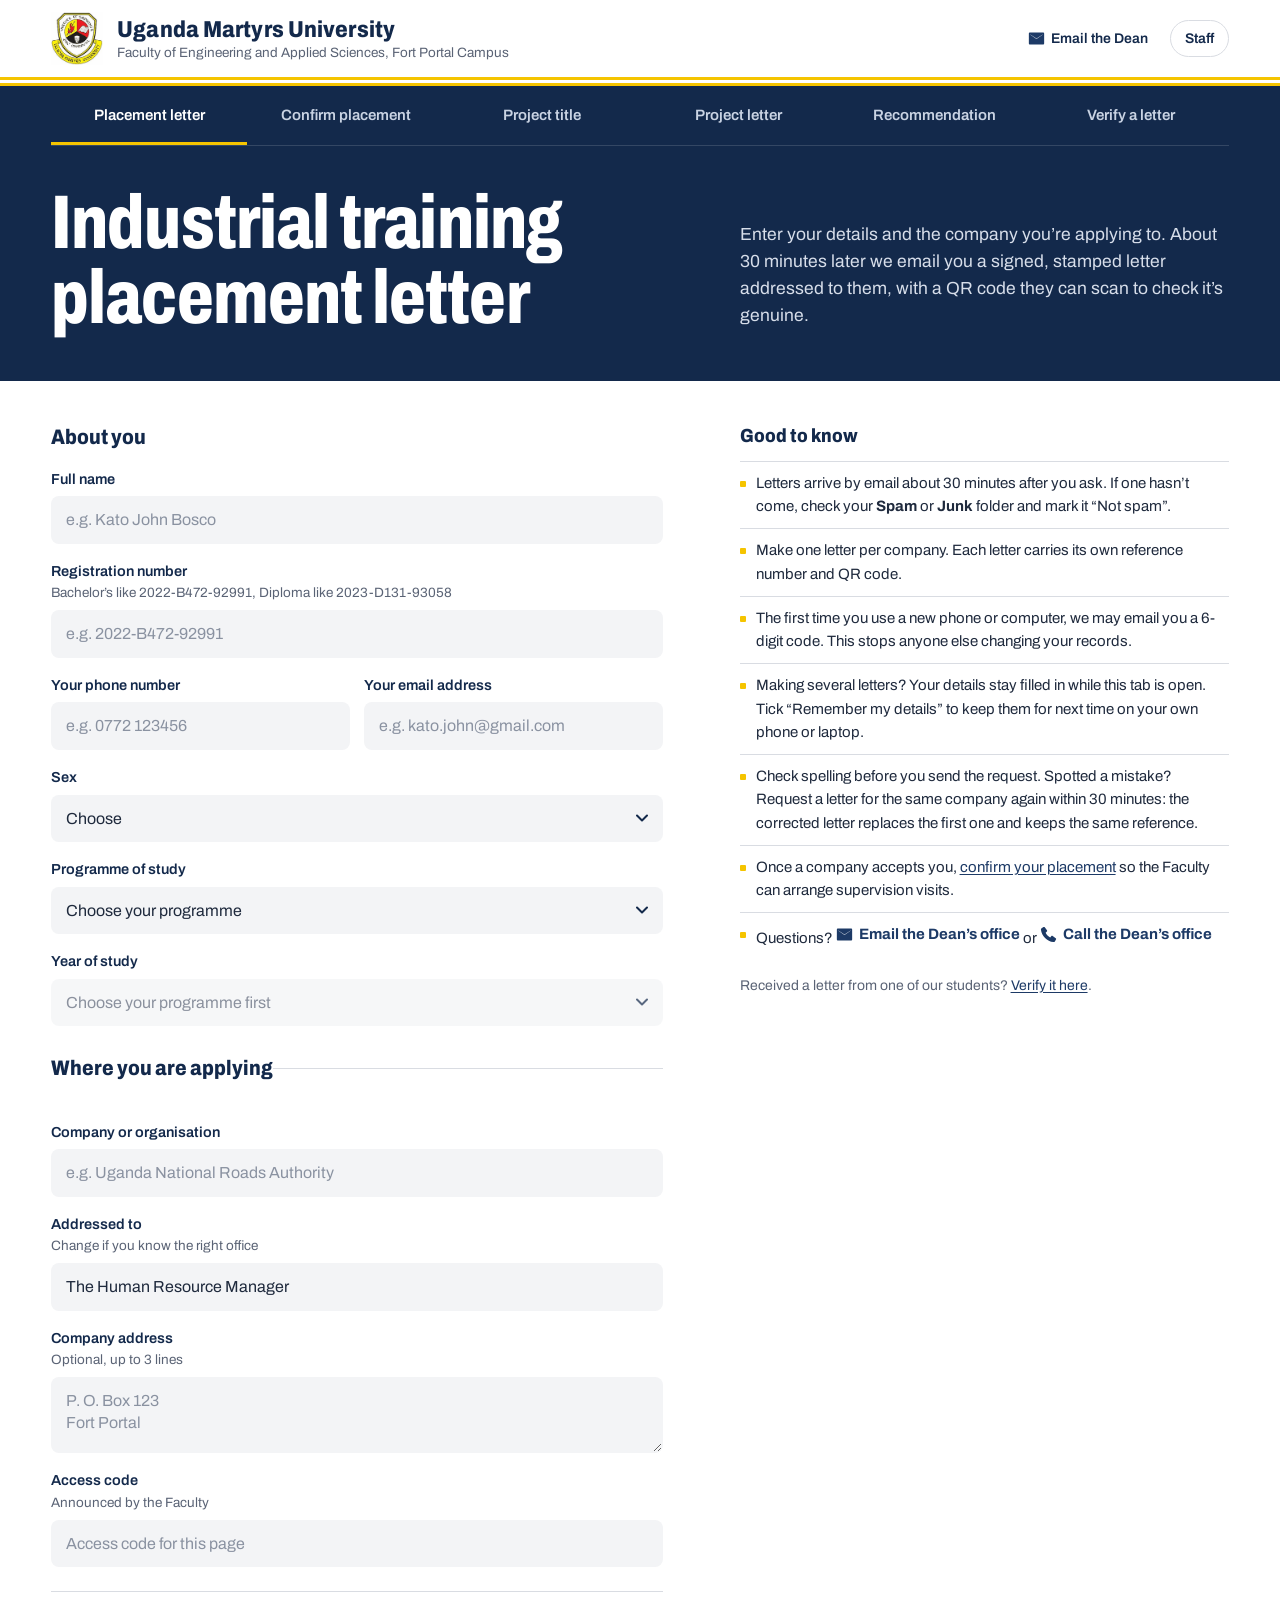
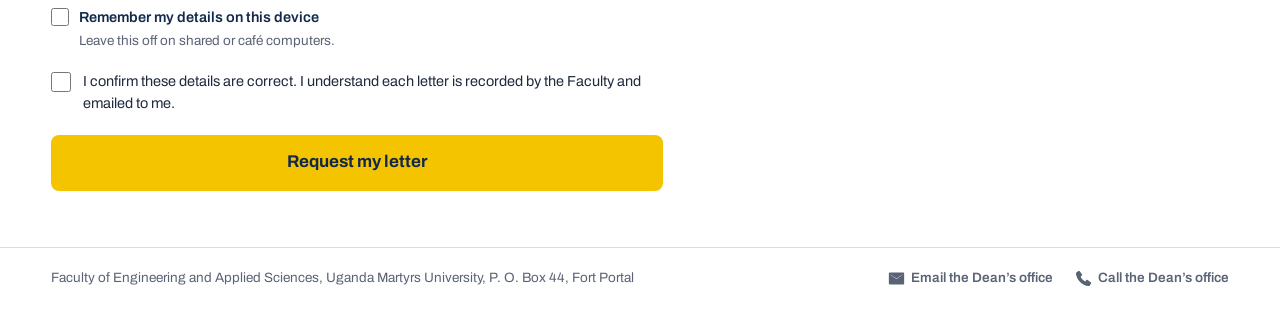
<file: index.html>
<!doctype html>
<html lang="en">
<head>
  <meta charset="utf-8">
  <meta http-equiv="Content-Security-Policy" content="default-src 'self'; script-src 'self' https://challenges.cloudflare.com; style-src 'self' 'unsafe-inline'; img-src 'self' data: blob:; font-src 'self'; connect-src 'self' https://script.google.com https://script.googleusercontent.com; frame-src https://challenges.cloudflare.com; object-src 'none'; base-uri 'self'; form-action 'self'">
  <meta name="referrer" content="strict-origin-when-cross-origin">
  <meta name="viewport" content="width=device-width, initial-scale=1">
  <title>Placement Letter · FEAS, Uganda Martyrs University</title>
  <meta name="description" content="Generate your industrial training placement letter from the Faculty of Engineering and Applied Sciences, Uganda Martyrs University (Fort Portal Campus).">
  <meta name="theme-color" content="#13294b">
  <link rel="icon" href="assets/img/favicon.png">
  <link rel="preload" href="assets/fonts/Archivo-Variable.woff2" as="font" type="font/woff2" crossorigin>
  <link rel="stylesheet" href="assets/style.css">
</head>
<body>
  <header class="site">
    <div class="brandbar">
      <div class="inner bar">
        <a class="brand" href="index.html">
          <img src="assets/img/crest.png" alt="Uganda Martyrs University crest" width="52" height="53">
          <span class="brand-text"><strong>Uganda Martyrs University</strong><span>Faculty of Engineering and Applied Sciences<span class="campus">, Fort Portal Campus</span></span></span>
        </a>
        <div class="bar-end">
          <a class="reveal contact" href="#" data-k="mailto" data-v="Z3UuY2EudW11QHNhZWZuYWVk"><svg class="ico" viewBox="0 0 20 16" aria-hidden="true"><path d="M2 1h16a1 1 0 0 1 1 1v12a1 1 0 0 1-1 1H2a1 1 0 0 1-1-1V2a1 1 0 0 1 1-1zm.8 2.2v.4L10 8.7l7.2-5.1v-.4L10 7.9z" fill="currentColor"/></svg><span>Email the Dean</span></a>
          <a class="staff" href="admin.html">Staff</a>
        </div>
      </div>
    </div>
    <div class="goldrule" aria-hidden="true"></div>
    <div class="band">
      <div class="inner">
        <nav class="tabs" aria-label="Student services">
          <a href="index.html" aria-current="page">Placement letter</a>
          <a href="accept.html">Confirm placement</a>
          <a href="project.html">Project title</a>
          <a href="intro.html">Project letter</a>
          <a href="recommend.html">Recommendation</a>
          <a href="verify.html">Verify a letter</a>
        </nav>
        <div class="hero">
          <h1>Industrial training placement letter</h1>
          <p>Enter your details and the company you’re applying to. About 30 minutes later we email you a signed, stamped letter addressed to them, with a QR code they can scan to check it’s genuine.</p>
        </div>
      </div>
    </div>
  </header>

  <main class="layout">
    <div class="primary">
      <div id="specimenBanner" class="banner" hidden>
        <strong>Set-up not finished.</strong> This site is not yet connected to the Faculty register, so letters are marked SPECIMEN, are unsigned, and are not recorded.
      </div>

      <form id="letterForm" data-student novalidate>
        <fieldset>
          <legend>About you</legend>
          <label>Full name
            <input name="name" id="name" required maxlength="80" autocomplete="name" placeholder="e.g. Kato John Bosco">
          </label>
          <label>Registration number <span class="hint">Bachelor’s like <span class="nw">2022-B472-92991</span>, Diploma like <span class="nw">2023-D131-93058</span></span>
            <input name="regNo" id="regNo" required maxlength="30" autocapitalize="characters" spellcheck="false" placeholder="e.g. 2022-B472-92991">
          </label>
          <div class="grid2">
            <label>Your phone number
              <input name="phone" type="tel" required maxlength="25" inputmode="tel" autocomplete="tel" placeholder="e.g. 0772 123456"
                     pattern="[\+0-9 \(\)\-]{9,25}" title="Digits only, e.g. 0772 123456 or +256 772 123456">
            </label>
            <label>Your email address
              <input name="email" type="email" required maxlength="100" autocomplete="email" spellcheck="false" placeholder="e.g. kato.john@gmail.com">
            </label>
          </div>
          <label>Sex
            <select name="gender" id="gender" required>
              <option value="" disabled selected>Choose</option>
              <option value="Male">Male</option>
              <option value="Female">Female</option>
            </select>
          </label>
          <label>Programme of study
            <select name="programme" id="programme" required>
              <option value="" disabled selected>Choose your programme</option>
            </select>
          </label>
          <label>Year of study
            <select name="year" id="year" required></select>
          </label>
        </fieldset>

        <fieldset>
          <legend>Where you are applying</legend>
          <label>Company or organisation
            <input name="company" id="company" required maxlength="120" placeholder="e.g. Uganda National Roads Authority">
          </label>
          <label>Addressed to <span class="hint">Change if you know the right office</span>
            <input name="attention" id="attention" maxlength="80">
          </label>
          <label>Company address <span class="hint">Optional, up to 3 lines</span>
            <textarea name="address" id="address" rows="2" maxlength="160" placeholder="P. O. Box 123&#10;Fort Portal"></textarea>
          </label>
          <label id="accessWrap" hidden>Access code <span class="hint">Announced by the Faculty</span>
            <input name="accessCode" id="accessCode" required maxlength="30" autocomplete="off" placeholder="Access code for this page">
          </label>
          <label class="hp" aria-hidden="true">Website <input name="website" tabindex="-1" autocomplete="off"></label>
        </fieldset>
        <div class="remember">
          <label class="check"><input type="checkbox" name="remember"> Remember my details on this device</label>
          <span class="hint">Leave this off on shared or café computers.</span>
          <button type="button" class="linkish forget" hidden>Not you? Clear my details</button>
        </div>

        <label class="confirm"><input type="checkbox" required> I confirm these details are correct. I understand each letter is recorded by the Faculty and emailed to me.</label>

        <button type="submit" id="submitBtn">Request my letter</button>
        <p id="status" class="status" role="status" hidden></p>
      </form>

      <section id="result" class="result" hidden aria-live="polite">
        <h2 id="resultTitle" class="result-title">Your letter is ready</h2>
        <p class="result-text"></p>
        <p class="spam-note" hidden></p>
        <p id="resultRef" class="muted small"></p>
        <div class="actions">
          <a id="downloadLink" class="button download" href="#">Download the PDF again</a>
          <button type="button" id="anotherBtn" class="secondary">Request a letter for another company</button>
        </div>
        <h3>Companies you have letters for (<span id="companyCount">0</span>)</h3>
        <ul id="companyList"></ul>
      </section>

    </div>
    <aside class="notes">
      <h2>Good to know</h2>
      <ul>
          <li>Letters arrive by email about 30 minutes after you ask. If one hasn’t come, check your <strong>Spam</strong> or <strong>Junk</strong> folder and mark it “Not spam”.</li>
        <li>Make one letter per company. Each letter carries its own reference number and QR code.</li>
          <li>The first time you use a new phone or computer, we may email you a 6-digit code. This stops anyone else changing your records.</li>
        <li>Making several letters? Your details stay filled in while this tab is open. Tick “Remember my details” to keep them for next time on your own phone or laptop.</li>
        <li>Check spelling before you send the request. Spotted a mistake? Request a letter for the same company again within 30 minutes: the corrected letter replaces the first one and keeps the same reference.</li>
        <li>Once a company accepts you, <a href="accept.html">confirm your placement</a> so the Faculty can arrange supervision visits.</li>
        <li>Questions? <a class="reveal" href="#" data-k="mailto" data-v="Z3UuY2EudW11QHNhZWZuYWVk"><svg class="ico" viewBox="0 0 20 16" aria-hidden="true"><path d="M2 1h16a1 1 0 0 1 1 1v12a1 1 0 0 1-1 1H2a1 1 0 0 1-1-1V2a1 1 0 0 1 1-1zm.8 2.2v.4L10 8.7l7.2-5.1v-.4L10 7.9z" fill="currentColor"/></svg><span>Email the Dean’s office</span></a> or <a class="reveal" href="#" data-k="tel" data-v="MDc5OTAwOTc3NjUyKw=="><svg class="ico" viewBox="0 0 20 20" aria-hidden="true"><path d="M5.6 1.5l2.6 3.6c.3.5.3 1.1-.1 1.5L6.6 8c1.2 2.4 3 4.2 5.4 5.4l1.4-1.5c.4-.4 1-.5 1.5-.1l3.6 2.6c.5.4.6 1 .3 1.5l-1.3 2.2c-.4.6-1.1.9-1.8.8C8.4 18 2 11.6 1.1 4.3 1 3.6 1.3 2.9 1.9 2.5L4.1 1.2c.5-.3 1.1-.2 1.5.3z" fill="currentColor"/></svg><span>Call the Dean’s office</span></a></li>
      </ul>
      <p class="muted small">Received a letter from one of our students? <a href="verify.html">Verify it here</a>.</p>
    </aside>
  </main>

  <footer class="foot">
    <div class="inner">
      <span>Faculty of Engineering and Applied Sciences, Uganda Martyrs University, P. O. Box 44, Fort Portal</span>
      <span class="foot-contact"><a class="reveal" href="#" data-k="mailto" data-v="Z3UuY2EudW11QHNhZWZuYWVk"><svg class="ico" viewBox="0 0 20 16" aria-hidden="true"><path d="M2 1h16a1 1 0 0 1 1 1v12a1 1 0 0 1-1 1H2a1 1 0 0 1-1-1V2a1 1 0 0 1 1-1zm.8 2.2v.4L10 8.7l7.2-5.1v-.4L10 7.9z" fill="currentColor"/></svg><span>Email the Dean’s office</span></a><a class="reveal" href="#" data-k="tel" data-v="MDc5OTAwOTc3NjUyKw=="><svg class="ico" viewBox="0 0 20 20" aria-hidden="true"><path d="M5.6 1.5l2.6 3.6c.3.5.3 1.1-.1 1.5L6.6 8c1.2 2.4 3 4.2 5.4 5.4l1.4-1.5c.4-.4 1-.5 1.5-.1l3.6 2.6c.5.4.6 1 .3 1.5l-1.3 2.2c-.4.6-1.1.9-1.8.8C8.4 18 2 11.6 1.1 4.3 1 3.6 1.3 2.9 1.9 2.5L4.1 1.2c.5-.3 1.1-.2 1.5.3z" fill="currentColor"/></svg><span>Call the Dean’s office</span></a></span>
    </div>
  </footer>

  <script src="assets/js/config.js"></script>
  <script src="assets/js/common.js"></script>
  <script src="assets/js/app.js"></script>
</body>
</html>
</file>
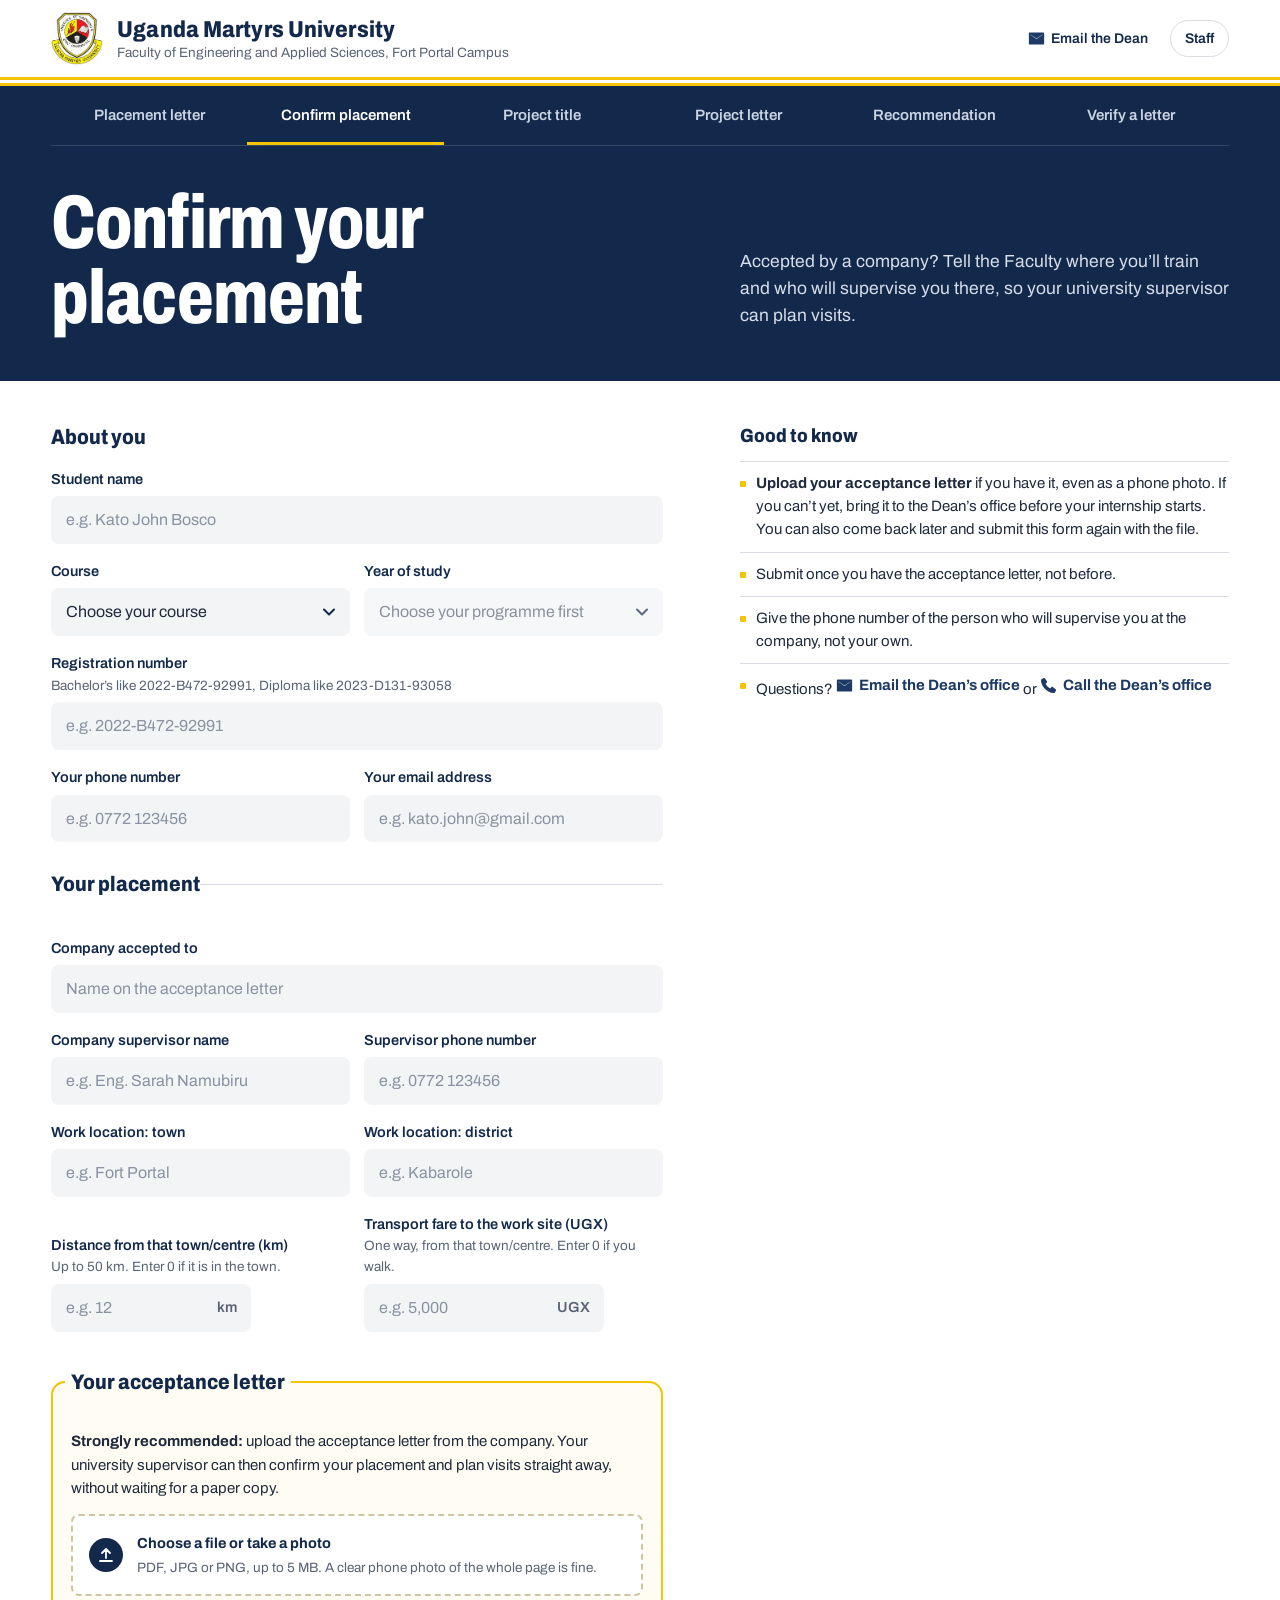
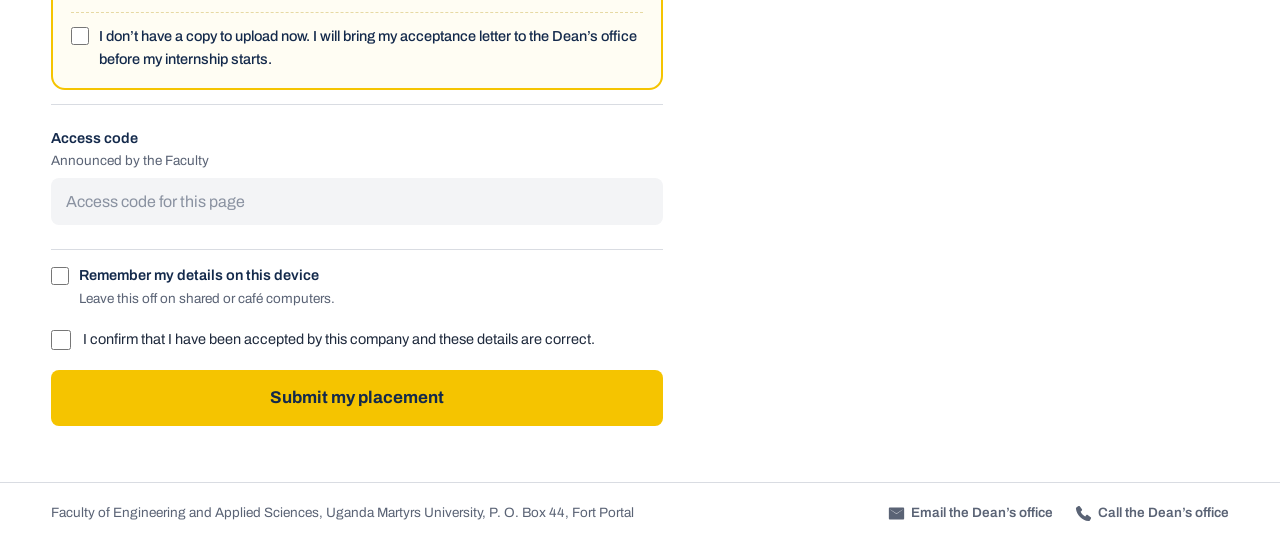
<file: accept.html>
<!doctype html>
<html lang="en">
<head>
  <meta charset="utf-8">
  <meta http-equiv="Content-Security-Policy" content="default-src 'self'; script-src 'self' https://challenges.cloudflare.com; style-src 'self' 'unsafe-inline'; img-src 'self' data: blob:; font-src 'self'; connect-src 'self' https://script.google.com https://script.googleusercontent.com; frame-src https://challenges.cloudflare.com; object-src 'none'; base-uri 'self'; form-action 'self'">
  <meta name="referrer" content="strict-origin-when-cross-origin">
  <meta name="viewport" content="width=device-width, initial-scale=1">
  <title>Confirm Placement · FEAS, Uganda Martyrs University</title>
  <meta name="description" content="Tell the Faculty of Engineering and Applied Sciences where you have been accepted for industrial training.">
  <meta name="theme-color" content="#13294b">
  <link rel="icon" href="assets/img/favicon.png">
  <link rel="preload" href="assets/fonts/Archivo-Variable.woff2" as="font" type="font/woff2" crossorigin>
  <link rel="stylesheet" href="assets/style.css">
</head>
<body>
  <header class="site">
    <div class="brandbar">
      <div class="inner bar">
        <a class="brand" href="index.html">
          <img src="assets/img/crest.png" alt="Uganda Martyrs University crest" width="52" height="53">
          <span class="brand-text"><strong>Uganda Martyrs University</strong><span>Faculty of Engineering and Applied Sciences<span class="campus">, Fort Portal Campus</span></span></span>
        </a>
        <div class="bar-end">
          <a class="reveal contact" href="#" data-k="mailto" data-v="Z3UuY2EudW11QHNhZWZuYWVk"><svg class="ico" viewBox="0 0 20 16" aria-hidden="true"><path d="M2 1h16a1 1 0 0 1 1 1v12a1 1 0 0 1-1 1H2a1 1 0 0 1-1-1V2a1 1 0 0 1 1-1zm.8 2.2v.4L10 8.7l7.2-5.1v-.4L10 7.9z" fill="currentColor"/></svg><span>Email the Dean</span></a>
          <a class="staff" href="admin.html">Staff</a>
        </div>
      </div>
    </div>
    <div class="goldrule" aria-hidden="true"></div>
    <div class="band">
      <div class="inner">
        <nav class="tabs" aria-label="Student services">
          <a href="index.html">Placement letter</a>
          <a href="accept.html" aria-current="page">Confirm placement</a>
          <a href="project.html">Project title</a>
          <a href="intro.html">Project letter</a>
          <a href="recommend.html">Recommendation</a>
          <a href="verify.html">Verify a letter</a>
        </nav>
        <div class="hero">
          <h1>Confirm your placement</h1>
          <p>Accepted by a company? Tell the Faculty where you’ll train and who will supervise you there, so your university supervisor can plan visits.</p>
        </div>
      </div>
    </div>
  </header>

  <main class="layout">
    <div class="primary">
      <div id="offlineBanner" class="banner" hidden>
        <strong>Set-up not finished.</strong> This page is not yet connected to the Faculty register, so nothing you submit here will be saved.
      </div>

      <form id="acceptForm" data-student novalidate>
        <fieldset>
          <legend>About you</legend>
          <label>Student name
            <input name="name" required maxlength="80" autocomplete="name" placeholder="e.g. Kato John Bosco">
          </label>
          <div class="grid2">
            <label>Course
              <select name="programme" id="programme" required>
                <option value="" disabled selected>Choose your course</option>
              </select>
            </label>
            <label>Year of study
              <select name="year" id="year" required></select>
            </label>
          </div>
          <label>Registration number <span class="hint">Bachelor’s like <span class="nw">2022-B472-92991</span>, Diploma like <span class="nw">2023-D131-93058</span></span>
            <input name="regNo" required maxlength="30" autocapitalize="characters" spellcheck="false" placeholder="e.g. 2022-B472-92991">
          </label>
          <div class="grid2">
            <label>Your phone number
              <input name="phone" type="tel" required maxlength="25" inputmode="tel" autocomplete="tel" placeholder="e.g. 0772 123456"
                     pattern="[\+0-9 \(\)\-]{9,25}" title="Digits only, e.g. 0772 123456 or +256 772 123456">
            </label>
            <label>Your email address
              <input name="email" type="email" required maxlength="100" autocomplete="email" spellcheck="false" placeholder="e.g. kato.john@gmail.com">
            </label>
          </div>
        </fieldset>

        <fieldset>
          <legend>Your placement</legend>
          <label>Company accepted to
            <input name="company" id="company" required maxlength="120" list="myCompanies" placeholder="Name on the acceptance letter">
            <datalist id="myCompanies"></datalist>
          </label>
          <div class="grid2">
            <label>Company supervisor name
              <input name="supervisor" required maxlength="80" placeholder="e.g. Eng. Sarah Namubiru">
            </label>
            <label>Supervisor phone number
              <input name="supervisorPhone" type="tel" required maxlength="25" inputmode="tel" placeholder="e.g. 0772 123456"
                     pattern="[\+0-9 \(\)\-]{9,25}" title="Digits only, e.g. 0772 123456 or +256 772 123456">
            </label>
          </div>
          <div class="grid2">
            <label>Work location: town
              <input name="town" required maxlength="60" placeholder="e.g. Fort Portal">
            </label>
            <label>Work location: district
              <input name="district" required maxlength="60" placeholder="e.g. Kabarole">
            </label>
          </div>
          <div class="grid2 align-end">
            <label>Distance from that town/centre (km)
              <span class="hint">Up to <span id="kmMax">50</span> km. Enter 0 if it is in the town.</span>
              <span class="km-field">
                <input id="distance" name="distance" type="number" required min="0" max="50" step="0.1" inputmode="decimal" placeholder="e.g. 12">
                <span class="km-unit" aria-hidden="true">km</span>
              </span>
            </label>
            <label>Transport fare to the work site (UGX)
              <span class="hint">One way, from that town/centre. Enter 0 if you walk.</span>
              <span class="km-field fare-field">
                <input id="fare" name="fare" type="text" required inputmode="numeric" maxlength="9" autocomplete="off" placeholder="e.g. 5,000">
                <span class="km-unit" aria-hidden="true">UGX</span>
              </span>
            </label>
          </div>
        </fieldset>

        <fieldset class="upload-box">
          <legend>Your acceptance letter</legend>
          <p class="upload-lead"><strong>Strongly recommended:</strong> upload the acceptance letter from the company. Your university supervisor can then confirm your placement and plan visits straight away, without waiting for a paper copy.</p>
          <label class="file-drop" for="letterFile">
            <span class="file-drop-text"><strong>Choose a file or take a photo</strong><span class="hint">PDF, JPG or PNG, up to 5 MB. A clear phone photo of the whole page is fine.</span></span>
            <input type="file" id="letterFile" name="letterFile" accept="application/pdf,image/jpeg,image/png,image/*">
          </label>
          <div class="file-chosen" id="fileChosen" hidden>
            <span id="fileName"></span>
            <button type="button" class="linkish" id="fileClear">Remove</button>
          </div>
          <div class="promise" id="promiseWrap">
            <label class="check"><input type="checkbox" id="promise" name="promise"> I don’t have a copy to upload now. I will bring my acceptance letter to the Dean’s office before my internship starts.</label>
          </div>
        </fieldset>

        <fieldset>
          <label id="accessWrap" hidden>Access code <span class="hint">Announced by the Faculty</span>
            <input name="accessCode" id="accessCode" required maxlength="30" autocomplete="off" placeholder="Access code for this page">
          </label>
          <label class="hp" aria-hidden="true">Website <input name="website" tabindex="-1" autocomplete="off"></label>
        </fieldset>
        <div class="remember">
          <label class="check"><input type="checkbox" name="remember"> Remember my details on this device</label>
          <span class="hint">Leave this off on shared or café computers.</span>
          <button type="button" class="linkish forget" hidden>Not you? Clear my details</button>
        </div>

        <label class="confirm"><input type="checkbox" required> I confirm that I have been accepted by this company and these details are correct.</label>

        <button type="submit" id="submitBtn">Submit my placement</button>
        <p id="status" class="status" role="status" hidden></p>
      </form>

      <section id="result" class="result" hidden aria-live="polite">
        <h2 id="resultTitle">Placement recorded</h2>
        <p id="resultText"></p>
        <dl class="facts" id="resultFacts"></dl>
        <p class="reminder" id="reminder" hidden></p>
        <p class="muted small" style="margin-top:14px">Details changed? Submit this form again with the same registration number and year of study; your record is updated, not duplicated.</p>
      </section>

    </div>
    <aside class="notes">
      <h2>Good to know</h2>
      <ul>
          <li><strong>Upload your acceptance letter</strong> if you have it, even as a phone photo. If you can’t yet, bring it to the Dean’s office before your internship starts. You can also come back later and submit this form again with the file.</li>
        <li>Submit once you have the acceptance letter, not before.</li>
        <li>Give the phone number of the person who will supervise you at the company, not your own.</li>
        <li>Questions? <a class="reveal" href="#" data-k="mailto" data-v="Z3UuY2EudW11QHNhZWZuYWVk"><svg class="ico" viewBox="0 0 20 16" aria-hidden="true"><path d="M2 1h16a1 1 0 0 1 1 1v12a1 1 0 0 1-1 1H2a1 1 0 0 1-1-1V2a1 1 0 0 1 1-1zm.8 2.2v.4L10 8.7l7.2-5.1v-.4L10 7.9z" fill="currentColor"/></svg><span>Email the Dean’s office</span></a> or <a class="reveal" href="#" data-k="tel" data-v="MDc5OTAwOTc3NjUyKw=="><svg class="ico" viewBox="0 0 20 20" aria-hidden="true"><path d="M5.6 1.5l2.6 3.6c.3.5.3 1.1-.1 1.5L6.6 8c1.2 2.4 3 4.2 5.4 5.4l1.4-1.5c.4-.4 1-.5 1.5-.1l3.6 2.6c.5.4.6 1 .3 1.5l-1.3 2.2c-.4.6-1.1.9-1.8.8C8.4 18 2 11.6 1.1 4.3 1 3.6 1.3 2.9 1.9 2.5L4.1 1.2c.5-.3 1.1-.2 1.5.3z" fill="currentColor"/></svg><span>Call the Dean’s office</span></a></li>
      </ul>
    </aside>
  </main>

  <footer class="foot">
    <div class="inner">
      <span>Faculty of Engineering and Applied Sciences, Uganda Martyrs University, P. O. Box 44, Fort Portal</span>
      <span class="foot-contact"><a class="reveal" href="#" data-k="mailto" data-v="Z3UuY2EudW11QHNhZWZuYWVk"><svg class="ico" viewBox="0 0 20 16" aria-hidden="true"><path d="M2 1h16a1 1 0 0 1 1 1v12a1 1 0 0 1-1 1H2a1 1 0 0 1-1-1V2a1 1 0 0 1 1-1zm.8 2.2v.4L10 8.7l7.2-5.1v-.4L10 7.9z" fill="currentColor"/></svg><span>Email the Dean’s office</span></a><a class="reveal" href="#" data-k="tel" data-v="MDc5OTAwOTc3NjUyKw=="><svg class="ico" viewBox="0 0 20 20" aria-hidden="true"><path d="M5.6 1.5l2.6 3.6c.3.5.3 1.1-.1 1.5L6.6 8c1.2 2.4 3 4.2 5.4 5.4l1.4-1.5c.4-.4 1-.5 1.5-.1l3.6 2.6c.5.4.6 1 .3 1.5l-1.3 2.2c-.4.6-1.1.9-1.8.8C8.4 18 2 11.6 1.1 4.3 1 3.6 1.3 2.9 1.9 2.5L4.1 1.2c.5-.3 1.1-.2 1.5.3z" fill="currentColor"/></svg><span>Call the Dean’s office</span></a></span>
    </div>
  </footer>

  <script src="assets/js/config.js"></script>
  <script src="assets/js/common.js"></script>
  <script src="assets/js/accept.js"></script>
</body>
</html>
</file>
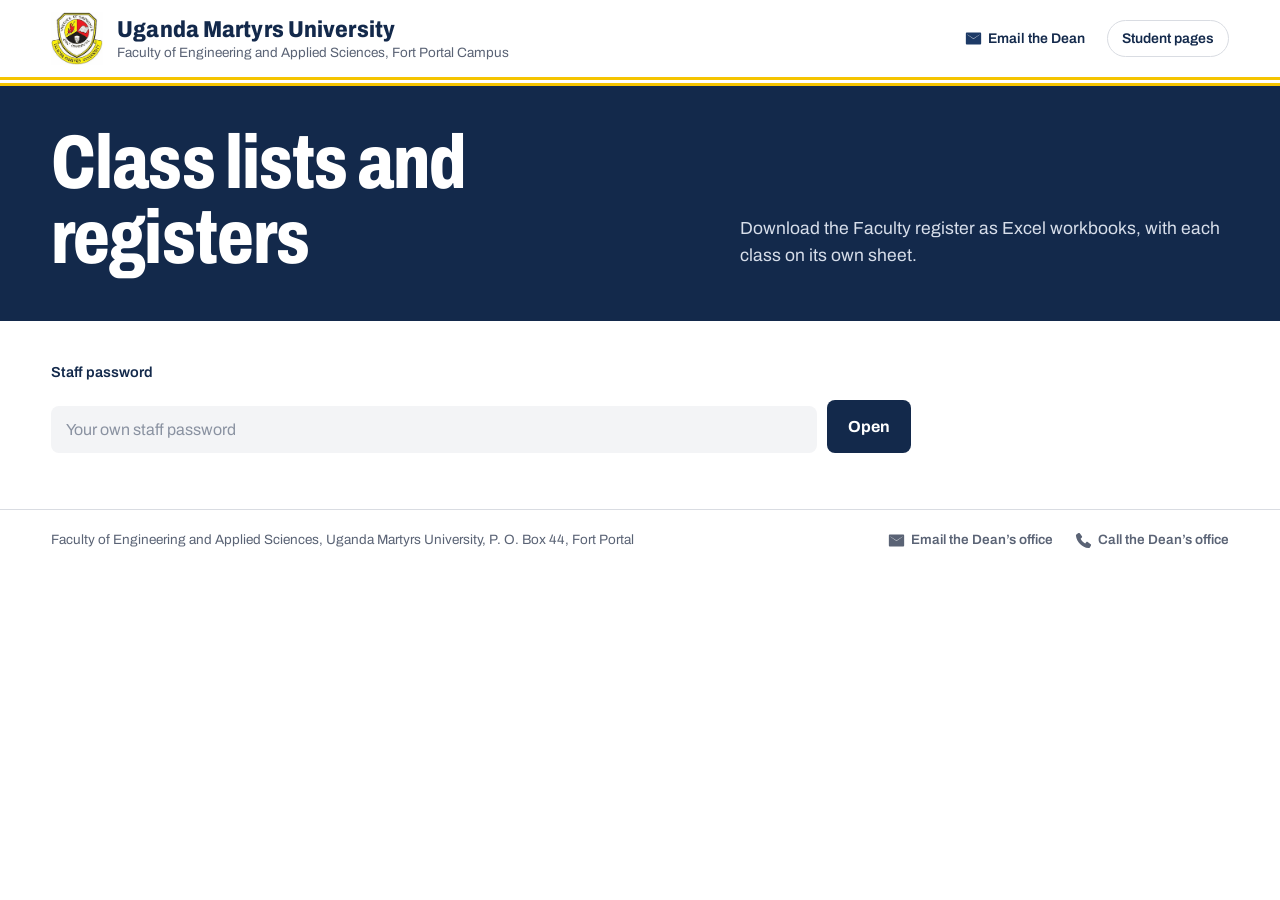
<file: admin.html>
<!doctype html>
<html lang="en">
<head>
  <meta charset="utf-8">
  <meta http-equiv="Content-Security-Policy" content="default-src 'self'; script-src 'self' https://challenges.cloudflare.com; style-src 'self' 'unsafe-inline'; img-src 'self' data: blob:; font-src 'self'; connect-src 'self' https://script.google.com https://script.googleusercontent.com; frame-src https://challenges.cloudflare.com; object-src 'none'; base-uri 'self'; form-action 'self'">
  <meta name="referrer" content="strict-origin-when-cross-origin">
  <meta name="viewport" content="width=device-width, initial-scale=1">
  <title>Staff Downloads · FEAS, Uganda Martyrs University</title>
  <meta name="robots" content="noindex">
  <meta name="theme-color" content="#13294b">
  <link rel="icon" href="assets/img/favicon.png">
  <link rel="preload" href="assets/fonts/Archivo-Variable.woff2" as="font" type="font/woff2" crossorigin>
  <link rel="stylesheet" href="assets/style.css">
</head>
<body>
  <header class="site">
    <div class="brandbar">
      <div class="inner bar">
        <a class="brand" href="index.html">
          <img src="assets/img/crest.png" alt="Uganda Martyrs University crest" width="52" height="53">
          <span class="brand-text"><strong>Uganda Martyrs University</strong><span>Faculty of Engineering and Applied Sciences<span class="campus">, Fort Portal Campus</span></span></span>
        </a>
        <div class="bar-end">
          <a class="reveal contact" href="#" data-k="mailto" data-v="Z3UuY2EudW11QHNhZWZuYWVk"><svg class="ico" viewBox="0 0 20 16" aria-hidden="true"><path d="M2 1h16a1 1 0 0 1 1 1v12a1 1 0 0 1-1 1H2a1 1 0 0 1-1-1V2a1 1 0 0 1 1-1zm.8 2.2v.4L10 8.7l7.2-5.1v-.4L10 7.9z" fill="currentColor"/></svg><span>Email the Dean</span></a>
          <a class="staff" href="index.html">Student pages</a>
        </div>
      </div>
    </div>
    <div class="goldrule" aria-hidden="true"></div>
    <div class="band">
      <div class="inner">
        <div class="hero">
          <h1>Class lists and registers</h1>
          <p>Download the Faculty register as Excel workbooks, with each class on its own sheet.</p>
        </div>
      </div>
    </div>
  </header>
  <main class="layout single">
    <div class="primary">
      <form id="login">
        <label for="key">Staff password</label>
        <div class="row">
          <input id="key" type="password" required autocomplete="current-password" placeholder="Your own staff password">
          <button type="submit">Open</button>
        </div>
        <p id="status" class="status" hidden></p>
      </form>

      <section id="panel" hidden>
        <h2 style="margin:0 0 4px;color:var(--navy)">Download</h2>
        <p class="muted small" id="asof" style="margin:0 0 10px"></p>
        <div class="dl">
          <button type="button" id="dlPlacements">Confirmed placements by class (.xlsx)
            <small>Student, company, supervisor and phone, town, district, acceptance letter (with link). Plus a summary, acceptance letters still to collect, and students not yet placed.</small></button>
          <button type="button" id="dlLetters" class="secondary">Placement and recommendation letters (.xlsx)
            <small>Every placement letter by class, plus all recommendation letters: student, contacts, reference, date, times verified.</small></button>
          <button type="button" id="dlProjects" class="secondary">Final-year projects and introductory letters (.xlsx)
            <small>Project titles and supervisors by course, supervision load, and every introductory letter issued.</small></button>
          <button type="button" id="refresh" class="secondary">Refresh from the register</button>
        </div>
        <h3 style="margin:22px 0 4px;font-size:16px">Summary</h3>
        <table class="sum" id="sum"></table>
      </section>
    </div>
  </main>
  <footer class="foot">
    <div class="inner">
      <span>Faculty of Engineering and Applied Sciences, Uganda Martyrs University, P. O. Box 44, Fort Portal</span>
      <span class="foot-contact"><a class="reveal" href="#" data-k="mailto" data-v="Z3UuY2EudW11QHNhZWZuYWVk"><svg class="ico" viewBox="0 0 20 16" aria-hidden="true"><path d="M2 1h16a1 1 0 0 1 1 1v12a1 1 0 0 1-1 1H2a1 1 0 0 1-1-1V2a1 1 0 0 1 1-1zm.8 2.2v.4L10 8.7l7.2-5.1v-.4L10 7.9z" fill="currentColor"/></svg><span>Email the Dean’s office</span></a><a class="reveal" href="#" data-k="tel" data-v="MDc5OTAwOTc3NjUyKw=="><svg class="ico" viewBox="0 0 20 20" aria-hidden="true"><path d="M5.6 1.5l2.6 3.6c.3.5.3 1.1-.1 1.5L6.6 8c1.2 2.4 3 4.2 5.4 5.4l1.4-1.5c.4-.4 1-.5 1.5-.1l3.6 2.6c.5.4.6 1 .3 1.5l-1.3 2.2c-.4.6-1.1.9-1.8.8C8.4 18 2 11.6 1.1 4.3 1 3.6 1.3 2.9 1.9 2.5L4.1 1.2c.5-.3 1.1-.2 1.5.3z" fill="currentColor"/></svg><span>Call the Dean’s office</span></a></span>
    </div>
  </footer>

  <script src="assets/js/config.js"></script>
  <script src="assets/js/common.js"></script>
  <script src="assets/js/export.js"></script>
</body>
</html>
</file>
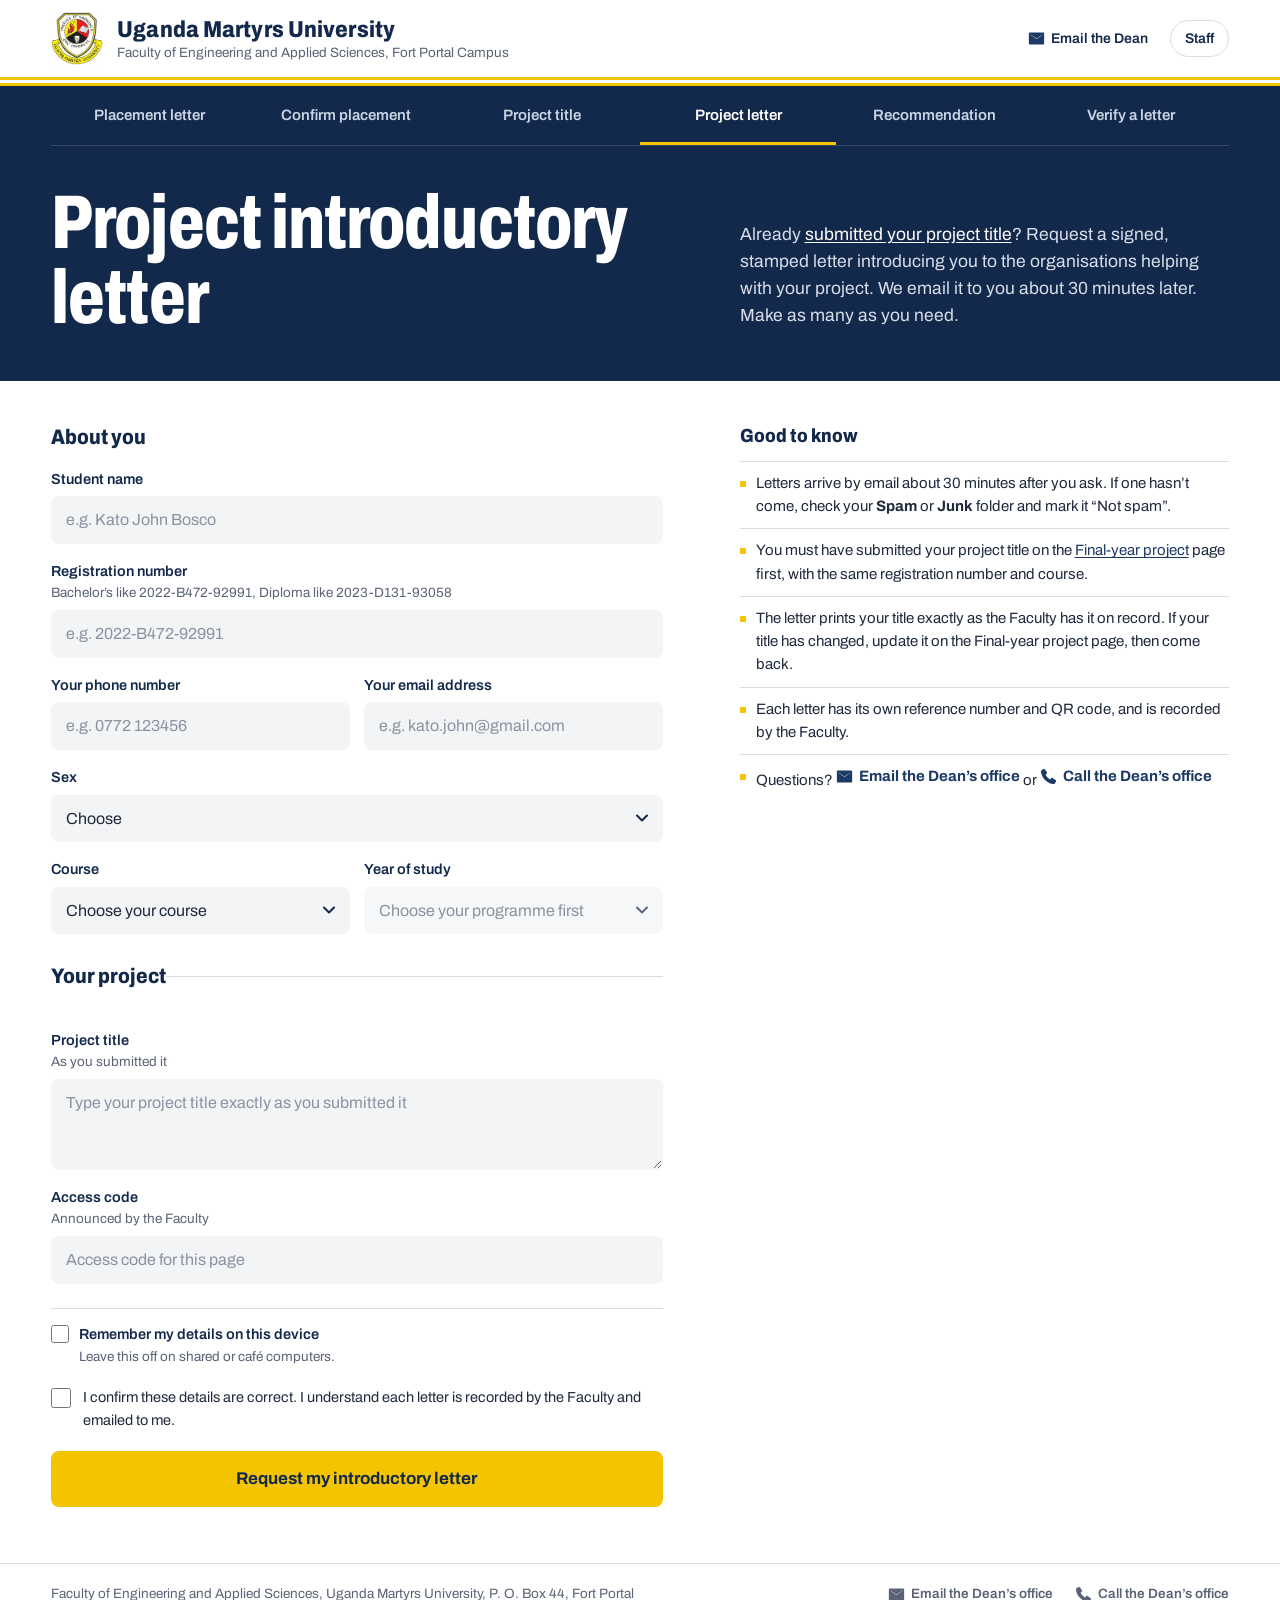
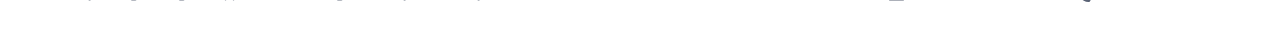
<file: intro.html>
<!doctype html>
<html lang="en">
<head>
  <meta charset="utf-8">
  <meta http-equiv="Content-Security-Policy" content="default-src 'self'; script-src 'self' https://challenges.cloudflare.com; style-src 'self' 'unsafe-inline'; img-src 'self' data: blob:; font-src 'self'; connect-src 'self' https://script.google.com https://script.googleusercontent.com; frame-src https://challenges.cloudflare.com; object-src 'none'; base-uri 'self'; form-action 'self'">
  <meta name="referrer" content="strict-origin-when-cross-origin">
  <meta name="viewport" content="width=device-width, initial-scale=1">
  <title>Project Introductory Letter · FEAS, Uganda Martyrs University</title>
  <meta name="description" content="Final-year students who have submitted their project title can download an introductory letter for their project.">
  <meta name="theme-color" content="#13294b">
  <link rel="icon" href="assets/img/favicon.png">
  <link rel="preload" href="assets/fonts/Archivo-Variable.woff2" as="font" type="font/woff2" crossorigin>
  <link rel="stylesheet" href="assets/style.css">
</head>
<body>
  <header class="site">
    <div class="brandbar">
      <div class="inner bar">
        <a class="brand" href="index.html">
          <img src="assets/img/crest.png" alt="Uganda Martyrs University crest" width="52" height="53">
          <span class="brand-text"><strong>Uganda Martyrs University</strong><span>Faculty of Engineering and Applied Sciences<span class="campus">, Fort Portal Campus</span></span></span>
        </a>
        <div class="bar-end">
          <a class="reveal contact" href="#" data-k="mailto" data-v="Z3UuY2EudW11QHNhZWZuYWVk"><svg class="ico" viewBox="0 0 20 16" aria-hidden="true"><path d="M2 1h16a1 1 0 0 1 1 1v12a1 1 0 0 1-1 1H2a1 1 0 0 1-1-1V2a1 1 0 0 1 1-1zm.8 2.2v.4L10 8.7l7.2-5.1v-.4L10 7.9z" fill="currentColor"/></svg><span>Email the Dean</span></a>
          <a class="staff" href="admin.html">Staff</a>
        </div>
      </div>
    </div>
    <div class="goldrule" aria-hidden="true"></div>
    <div class="band">
      <div class="inner">
        <nav class="tabs" aria-label="Student services">
          <a href="index.html">Placement letter</a>
          <a href="accept.html">Confirm placement</a>
          <a href="project.html">Project title</a>
          <a href="intro.html" aria-current="page">Project letter</a>
          <a href="recommend.html">Recommendation</a>
          <a href="verify.html">Verify a letter</a>
        </nav>
        <div class="hero">
          <h1>Project introductory letter</h1>
          <p>Already <a href="project.html">submitted your project title</a>? Request a signed, stamped letter introducing you to the organisations helping with your project. We email it to you about 30 minutes later. Make as many as you need.</p>
        </div>
      </div>
    </div>
  </header>

  <main class="layout">
    <div class="primary">
      <div id="specimenBanner" class="banner" hidden>
        <strong>Set-up not finished.</strong> This site is not yet connected to the Faculty register, so letters are marked SPECIMEN, are unsigned, and are not recorded.
      </div>

      <form id="introForm" data-student novalidate>
        <fieldset>
          <legend>About you</legend>
          <label>Student name
            <input name="name" required maxlength="80" autocomplete="name" placeholder="e.g. Kato John Bosco">
          </label>
          <label>Registration number <span class="hint">Bachelor’s like <span class="nw">2022-B472-92991</span>, Diploma like <span class="nw">2023-D131-93058</span></span>
            <input name="regNo" required maxlength="30" autocapitalize="characters" spellcheck="false" placeholder="e.g. 2022-B472-92991">
          </label>
          <div class="grid2">
            <label>Your phone number
              <input name="phone" type="tel" required maxlength="25" inputmode="tel" autocomplete="tel" placeholder="e.g. 0772 123456"
                     pattern="[\+0-9 \(\)\-]{9,25}" title="Digits only, e.g. 0772 123456 or +256 772 123456">
            </label>
            <label>Your email address
              <input name="email" type="email" required maxlength="100" autocomplete="email" spellcheck="false" placeholder="e.g. kato.john@gmail.com">
            </label>
          </div>
          <label>Sex
            <select name="gender" id="gender" required>
              <option value="" disabled selected>Choose</option>
              <option value="Male">Male</option>
              <option value="Female">Female</option>
            </select>
          </label>
          <div class="grid2">
            <label>Course
              <select name="programme" id="programme" required>
                <option value="" disabled selected>Choose your course</option>
              </select>
            </label>
            <label>Year of study
              <select name="year" id="year" required></select>
            </label>
          </div>
        </fieldset>

        <fieldset>
          <legend>Your project</legend>
          <label>Project title <span class="hint">As you submitted it</span>
            <textarea name="title" id="title" required minlength="10" maxlength="250" rows="3"
                      placeholder="Type your project title exactly as you submitted it"></textarea>
          </label>
          <label id="accessWrap" hidden>Access code <span class="hint">Announced by the Faculty</span>
            <input name="accessCode" id="accessCode" required maxlength="30" autocomplete="off" placeholder="Access code for this page">
          </label>
          <label class="hp" aria-hidden="true">Website <input name="website" tabindex="-1" autocomplete="off"></label>
        </fieldset>
        <div class="remember">
          <label class="check"><input type="checkbox" name="remember"> Remember my details on this device</label>
          <span class="hint">Leave this off on shared or café computers.</span>
          <button type="button" class="linkish forget" hidden>Not you? Clear my details</button>
        </div>

        <label class="confirm"><input type="checkbox" required> I confirm these details are correct. I understand each letter is recorded by the Faculty and emailed to me.</label>

        <button type="submit" id="submitBtn">Request my introductory letter</button>
        <p id="status" class="status" role="status" hidden></p>
      </form>

      <section id="result" class="result" hidden aria-live="polite">
        <h2 id="resultTitle" class="result-title">Your letter is ready</h2>
        <p class="result-text"></p>
        <p class="spam-note" hidden></p>
        <p id="resultRef" class="muted small"></p>
        <div class="actions">
          <a id="downloadLink" class="button download" href="#">Download the PDF again</a>
          <button type="button" id="anotherBtn" class="secondary">Request another letter</button>
        </div>
      </section>

    </div>
    <aside class="notes">
      <h2>Good to know</h2>
      <ul>
          <li>Letters arrive by email about 30 minutes after you ask. If one hasn’t come, check your <strong>Spam</strong> or <strong>Junk</strong> folder and mark it “Not spam”.</li>
        <li>You must have submitted your project title on the <a href="project.html">Final-year project</a> page first, with the same registration number and course.</li>
        <li>The letter prints your title exactly as the Faculty has it on record. If your title has changed, update it on the Final-year project page, then come back.</li>
        <li>Each letter has its own reference number and QR code, and is recorded by the Faculty.</li>
        <li>Questions? <a class="reveal" href="#" data-k="mailto" data-v="Z3UuY2EudW11QHNhZWZuYWVk"><svg class="ico" viewBox="0 0 20 16" aria-hidden="true"><path d="M2 1h16a1 1 0 0 1 1 1v12a1 1 0 0 1-1 1H2a1 1 0 0 1-1-1V2a1 1 0 0 1 1-1zm.8 2.2v.4L10 8.7l7.2-5.1v-.4L10 7.9z" fill="currentColor"/></svg><span>Email the Dean’s office</span></a> or <a class="reveal" href="#" data-k="tel" data-v="MDc5OTAwOTc3NjUyKw=="><svg class="ico" viewBox="0 0 20 20" aria-hidden="true"><path d="M5.6 1.5l2.6 3.6c.3.5.3 1.1-.1 1.5L6.6 8c1.2 2.4 3 4.2 5.4 5.4l1.4-1.5c.4-.4 1-.5 1.5-.1l3.6 2.6c.5.4.6 1 .3 1.5l-1.3 2.2c-.4.6-1.1.9-1.8.8C8.4 18 2 11.6 1.1 4.3 1 3.6 1.3 2.9 1.9 2.5L4.1 1.2c.5-.3 1.1-.2 1.5.3z" fill="currentColor"/></svg><span>Call the Dean’s office</span></a></li>
      </ul>
    </aside>
  </main>

  <footer class="foot">
    <div class="inner">
      <span>Faculty of Engineering and Applied Sciences, Uganda Martyrs University, P. O. Box 44, Fort Portal</span>
      <span class="foot-contact"><a class="reveal" href="#" data-k="mailto" data-v="Z3UuY2EudW11QHNhZWZuYWVk"><svg class="ico" viewBox="0 0 20 16" aria-hidden="true"><path d="M2 1h16a1 1 0 0 1 1 1v12a1 1 0 0 1-1 1H2a1 1 0 0 1-1-1V2a1 1 0 0 1 1-1zm.8 2.2v.4L10 8.7l7.2-5.1v-.4L10 7.9z" fill="currentColor"/></svg><span>Email the Dean’s office</span></a><a class="reveal" href="#" data-k="tel" data-v="MDc5OTAwOTc3NjUyKw=="><svg class="ico" viewBox="0 0 20 20" aria-hidden="true"><path d="M5.6 1.5l2.6 3.6c.3.5.3 1.1-.1 1.5L6.6 8c1.2 2.4 3 4.2 5.4 5.4l1.4-1.5c.4-.4 1-.5 1.5-.1l3.6 2.6c.5.4.6 1 .3 1.5l-1.3 2.2c-.4.6-1.1.9-1.8.8C8.4 18 2 11.6 1.1 4.3 1 3.6 1.3 2.9 1.9 2.5L4.1 1.2c.5-.3 1.1-.2 1.5.3z" fill="currentColor"/></svg><span>Call the Dean’s office</span></a></span>
    </div>
  </footer>

  <script src="assets/js/config.js"></script>
  <script src="assets/js/common.js"></script>
  <script src="assets/js/intro.js"></script>
</body>
</html>
</file>
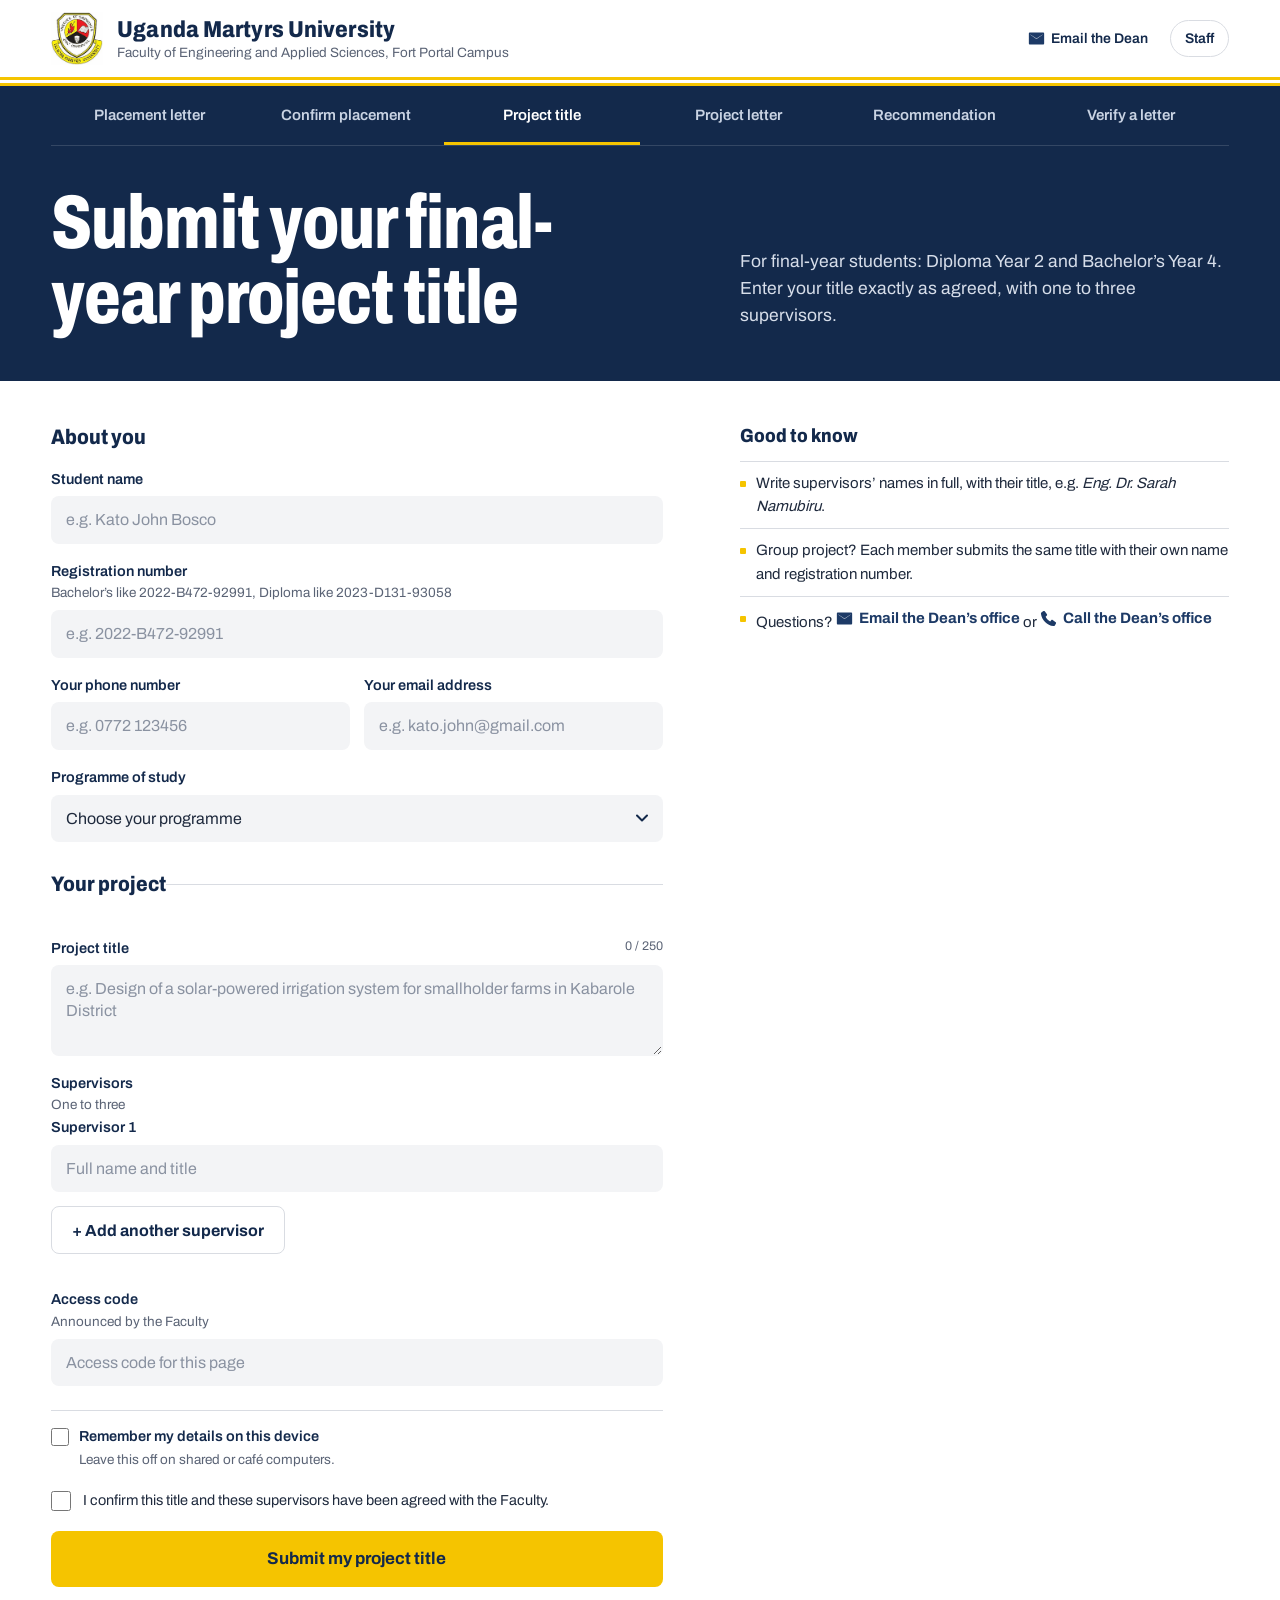
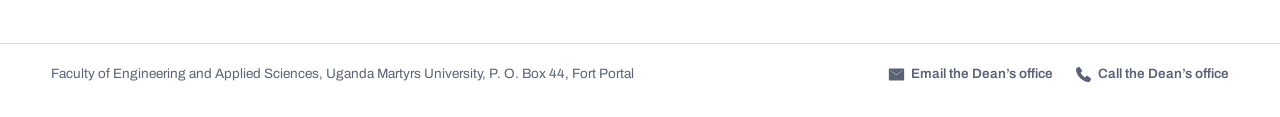
<file: project.html>
<!doctype html>
<html lang="en">
<head>
  <meta charset="utf-8">
  <meta http-equiv="Content-Security-Policy" content="default-src 'self'; script-src 'self' https://challenges.cloudflare.com; style-src 'self' 'unsafe-inline'; img-src 'self' data: blob:; font-src 'self'; connect-src 'self' https://script.google.com https://script.googleusercontent.com; frame-src https://challenges.cloudflare.com; object-src 'none'; base-uri 'self'; form-action 'self'">
  <meta name="referrer" content="strict-origin-when-cross-origin">
  <meta name="viewport" content="width=device-width, initial-scale=1">
  <title>Final-Year Project · FEAS, Uganda Martyrs University</title>
  <meta name="description" content="Final-year students of the Faculty of Engineering and Applied Sciences submit their project title and supervisors.">
  <meta name="theme-color" content="#13294b">
  <link rel="icon" href="assets/img/favicon.png">
  <link rel="preload" href="assets/fonts/Archivo-Variable.woff2" as="font" type="font/woff2" crossorigin>
  <link rel="stylesheet" href="assets/style.css">
</head>
<body>
  <header class="site">
    <div class="brandbar">
      <div class="inner bar">
        <a class="brand" href="index.html">
          <img src="assets/img/crest.png" alt="Uganda Martyrs University crest" width="52" height="53">
          <span class="brand-text"><strong>Uganda Martyrs University</strong><span>Faculty of Engineering and Applied Sciences<span class="campus">, Fort Portal Campus</span></span></span>
        </a>
        <div class="bar-end">
          <a class="reveal contact" href="#" data-k="mailto" data-v="Z3UuY2EudW11QHNhZWZuYWVk"><svg class="ico" viewBox="0 0 20 16" aria-hidden="true"><path d="M2 1h16a1 1 0 0 1 1 1v12a1 1 0 0 1-1 1H2a1 1 0 0 1-1-1V2a1 1 0 0 1 1-1zm.8 2.2v.4L10 8.7l7.2-5.1v-.4L10 7.9z" fill="currentColor"/></svg><span>Email the Dean</span></a>
          <a class="staff" href="admin.html">Staff</a>
        </div>
      </div>
    </div>
    <div class="goldrule" aria-hidden="true"></div>
    <div class="band">
      <div class="inner">
        <nav class="tabs" aria-label="Student services">
          <a href="index.html">Placement letter</a>
          <a href="accept.html">Confirm placement</a>
          <a href="project.html" aria-current="page">Project title</a>
          <a href="intro.html">Project letter</a>
          <a href="recommend.html">Recommendation</a>
          <a href="verify.html">Verify a letter</a>
        </nav>
        <div class="hero">
          <h1>Submit your final-year project title</h1>
          <p>For final-year students: Diploma Year 2 and Bachelor’s Year 4. Enter your title exactly as agreed, with one to three supervisors.</p>
        </div>
      </div>
    </div>
  </header>

  <main class="layout">
    <div class="primary">
      <div id="offlineBanner" class="banner" hidden>
        <strong>Set-up not finished.</strong> This page is not yet connected to the Faculty register, so nothing you submit here will be saved.
      </div>

      <form id="projectForm" data-student novalidate>
        <fieldset>
          <legend>About you</legend>
          <label>Student name
            <input name="name" required maxlength="80" autocomplete="name" placeholder="e.g. Kato John Bosco">
          </label>
          <label>Registration number <span class="hint">Bachelor’s like <span class="nw">2022-B472-92991</span>, Diploma like <span class="nw">2023-D131-93058</span></span>
            <input name="regNo" required maxlength="30" autocapitalize="characters" spellcheck="false" placeholder="e.g. 2022-B472-92991">
          </label>
          <div class="grid2">
            <label>Your phone number
              <input name="phone" type="tel" required maxlength="25" inputmode="tel" autocomplete="tel" placeholder="e.g. 0772 123456"
                     pattern="[\+0-9 \(\)\-]{9,25}" title="Digits only, e.g. 0772 123456 or +256 772 123456">
            </label>
            <label>Your email address
              <input name="email" type="email" required maxlength="100" autocomplete="email" spellcheck="false" placeholder="e.g. kato.john@gmail.com">
            </label>
          </div>
          <label>Programme of study
            <select name="programme" id="programme" required>
              <option value="" disabled selected>Choose your programme</option>
            </select>
          </label>
        </fieldset>

        <fieldset>
          <legend>Your project</legend>
          <label>Project title <span class="char" id="count">0 / 250</span>
            <textarea name="title" id="title" required minlength="10" maxlength="250" rows="3"
                      placeholder="e.g. Design of a solar-powered irrigation system for smallholder farms in Kabarole District"></textarea>
          </label>
          <div class="field">
            <span class="label">Supervisors <span class="hint">One to three</span></span>
            <div id="sups"></div>
            <button type="button" id="addSup" class="secondary">+ Add another supervisor</button>
          </div>
          <label id="accessWrap" hidden>Access code <span class="hint">Announced by the Faculty</span>
            <input name="accessCode" id="accessCode" required maxlength="30" autocomplete="off" placeholder="Access code for this page">
          </label>
          <label class="hp" aria-hidden="true">Website <input name="website" tabindex="-1" autocomplete="off"></label>
        </fieldset>
        <div class="remember">
          <label class="check"><input type="checkbox" name="remember"> Remember my details on this device</label>
          <span class="hint">Leave this off on shared or café computers.</span>
          <button type="button" class="linkish forget" hidden>Not you? Clear my details</button>
        </div>

        <label class="confirm"><input type="checkbox" required> I confirm this title and these supervisors have been agreed with the Faculty.</label>

        <button type="submit" id="submitBtn">Submit my project title</button>
        <p id="status" class="status" role="status" hidden></p>
      </form>

      <section id="result" class="result" hidden aria-live="polite">
        <h2 id="resultTitle">Project title recorded</h2>
        <dl class="facts" id="resultFacts"></dl>
        <p style="margin-top:14px"><a class="button" href="intro.html">Get a project introductory letter</a></p>
        <p class="muted small" style="margin-top:14px">Title or supervisors changed? Submit this form again with the same registration number; your record is updated, not duplicated, and the Faculty can see the previous title.</p>
      </section>

    </div>
    <aside class="notes">
      <h2>Good to know</h2>
      <ul>
        <li>Write supervisors’ names in full, with their title, e.g. <em>Eng. Dr. Sarah Namubiru</em>.</li>
        <li>Group project? Each member submits the same title with their own name and registration number.</li>
        <li>Questions? <a class="reveal" href="#" data-k="mailto" data-v="Z3UuY2EudW11QHNhZWZuYWVk"><svg class="ico" viewBox="0 0 20 16" aria-hidden="true"><path d="M2 1h16a1 1 0 0 1 1 1v12a1 1 0 0 1-1 1H2a1 1 0 0 1-1-1V2a1 1 0 0 1 1-1zm.8 2.2v.4L10 8.7l7.2-5.1v-.4L10 7.9z" fill="currentColor"/></svg><span>Email the Dean’s office</span></a> or <a class="reveal" href="#" data-k="tel" data-v="MDc5OTAwOTc3NjUyKw=="><svg class="ico" viewBox="0 0 20 20" aria-hidden="true"><path d="M5.6 1.5l2.6 3.6c.3.5.3 1.1-.1 1.5L6.6 8c1.2 2.4 3 4.2 5.4 5.4l1.4-1.5c.4-.4 1-.5 1.5-.1l3.6 2.6c.5.4.6 1 .3 1.5l-1.3 2.2c-.4.6-1.1.9-1.8.8C8.4 18 2 11.6 1.1 4.3 1 3.6 1.3 2.9 1.9 2.5L4.1 1.2c.5-.3 1.1-.2 1.5.3z" fill="currentColor"/></svg><span>Call the Dean’s office</span></a></li>
      </ul>
    </aside>
  </main>

  <footer class="foot">
    <div class="inner">
      <span>Faculty of Engineering and Applied Sciences, Uganda Martyrs University, P. O. Box 44, Fort Portal</span>
      <span class="foot-contact"><a class="reveal" href="#" data-k="mailto" data-v="Z3UuY2EudW11QHNhZWZuYWVk"><svg class="ico" viewBox="0 0 20 16" aria-hidden="true"><path d="M2 1h16a1 1 0 0 1 1 1v12a1 1 0 0 1-1 1H2a1 1 0 0 1-1-1V2a1 1 0 0 1 1-1zm.8 2.2v.4L10 8.7l7.2-5.1v-.4L10 7.9z" fill="currentColor"/></svg><span>Email the Dean’s office</span></a><a class="reveal" href="#" data-k="tel" data-v="MDc5OTAwOTc3NjUyKw=="><svg class="ico" viewBox="0 0 20 20" aria-hidden="true"><path d="M5.6 1.5l2.6 3.6c.3.5.3 1.1-.1 1.5L6.6 8c1.2 2.4 3 4.2 5.4 5.4l1.4-1.5c.4-.4 1-.5 1.5-.1l3.6 2.6c.5.4.6 1 .3 1.5l-1.3 2.2c-.4.6-1.1.9-1.8.8C8.4 18 2 11.6 1.1 4.3 1 3.6 1.3 2.9 1.9 2.5L4.1 1.2c.5-.3 1.1-.2 1.5.3z" fill="currentColor"/></svg><span>Call the Dean’s office</span></a></span>
    </div>
  </footer>

  <script src="assets/js/config.js"></script>
  <script src="assets/js/common.js"></script>
  <script src="assets/js/project.js"></script>
</body>
</html>
</file>
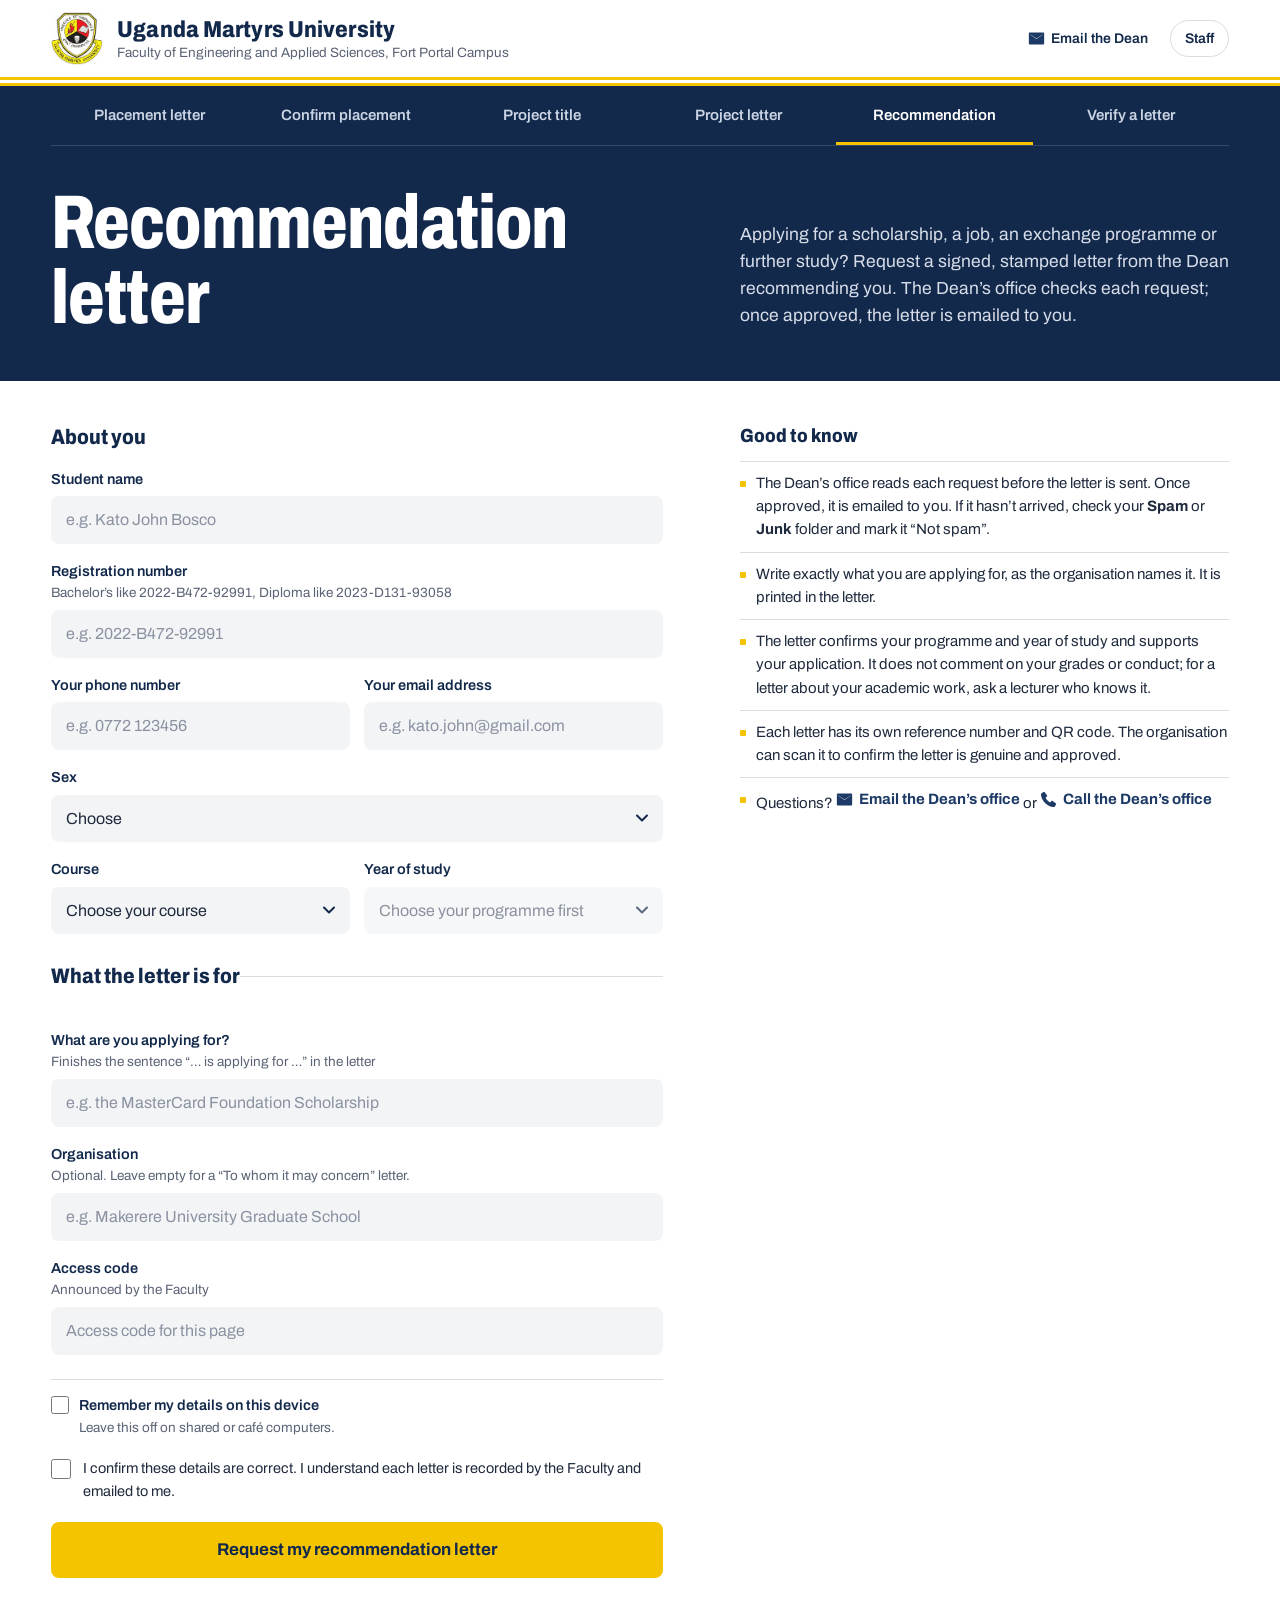
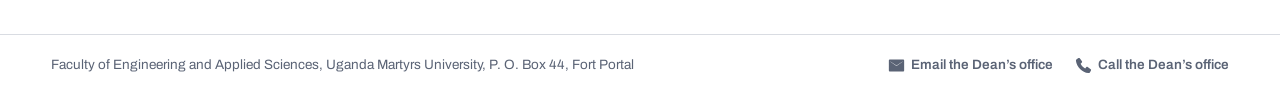
<file: recommend.html>
<!doctype html>
<html lang="en">
<head>
  <meta charset="utf-8">
  <meta http-equiv="Content-Security-Policy" content="default-src 'self'; script-src 'self' https://challenges.cloudflare.com; style-src 'self' 'unsafe-inline'; img-src 'self' data: blob:; font-src 'self'; connect-src 'self' https://script.google.com https://script.googleusercontent.com; frame-src https://challenges.cloudflare.com; object-src 'none'; base-uri 'self'; form-action 'self'">
  <meta name="referrer" content="strict-origin-when-cross-origin">
  <meta name="viewport" content="width=device-width, initial-scale=1">
  <title>Recommendation Letter · FEAS, Uganda Martyrs University</title>
  <meta name="description" content="Students of the Faculty of Engineering and Applied Sciences can request a recommendation letter for a scholarship, job, exchange programme or other application.">
  <meta name="theme-color" content="#13294b">
  <link rel="icon" href="assets/img/favicon.png">
  <link rel="preload" href="assets/fonts/Archivo-Variable.woff2" as="font" type="font/woff2" crossorigin>
  <link rel="stylesheet" href="assets/style.css">
</head>
<body>
  <header class="site">
    <div class="brandbar">
      <div class="inner bar">
        <a class="brand" href="index.html">
          <img src="assets/img/crest.png" alt="Uganda Martyrs University crest" width="52" height="53">
          <span class="brand-text"><strong>Uganda Martyrs University</strong><span>Faculty of Engineering and Applied Sciences<span class="campus">, Fort Portal Campus</span></span></span>
        </a>
        <div class="bar-end">
          <a class="reveal contact" href="#" data-k="mailto" data-v="Z3UuY2EudW11QHNhZWZuYWVk"><svg class="ico" viewBox="0 0 20 16" aria-hidden="true"><path d="M2 1h16a1 1 0 0 1 1 1v12a1 1 0 0 1-1 1H2a1 1 0 0 1-1-1V2a1 1 0 0 1 1-1zm.8 2.2v.4L10 8.7l7.2-5.1v-.4L10 7.9z" fill="currentColor"/></svg><span>Email the Dean</span></a>
          <a class="staff" href="admin.html">Staff</a>
        </div>
      </div>
    </div>
    <div class="goldrule" aria-hidden="true"></div>
    <div class="band">
      <div class="inner">
        <nav class="tabs" aria-label="Student services">
          <a href="index.html">Placement letter</a>
          <a href="accept.html">Confirm placement</a>
          <a href="project.html">Project title</a>
          <a href="intro.html">Project letter</a>
          <a href="recommend.html" aria-current="page">Recommendation</a>
          <a href="verify.html">Verify a letter</a>
        </nav>
        <div class="hero">
          <h1>Recommendation letter</h1>
          <p>Applying for a scholarship, a job, an exchange programme or further study? Request a signed, stamped letter from the Dean recommending you. The Dean’s office checks each request; once approved, the letter is emailed to you.</p>
        </div>
      </div>
    </div>
  </header>

  <main class="layout">
    <div class="primary">
      <div id="specimenBanner" class="banner" hidden>
        <strong>Set-up not finished.</strong> This site is not yet connected to the Faculty register, so letters are marked SPECIMEN, are unsigned, and are not recorded.
      </div>

      <form id="recForm" data-student novalidate>
        <fieldset>
          <legend>About you</legend>
          <label>Student name
            <input name="name" required maxlength="80" autocomplete="name" placeholder="e.g. Kato John Bosco">
          </label>
          <label>Registration number <span class="hint">Bachelor’s like <span class="nw">2022-B472-92991</span>, Diploma like <span class="nw">2023-D131-93058</span></span>
            <input name="regNo" required maxlength="30" autocapitalize="characters" spellcheck="false" placeholder="e.g. 2022-B472-92991">
          </label>
          <div class="grid2">
            <label>Your phone number
              <input name="phone" type="tel" required maxlength="25" inputmode="tel" autocomplete="tel" placeholder="e.g. 0772 123456"
                     pattern="[\+0-9 \(\)\-]{9,25}" title="Digits only, e.g. 0772 123456 or +256 772 123456">
            </label>
            <label>Your email address
              <input name="email" type="email" required maxlength="100" autocomplete="email" spellcheck="false" placeholder="e.g. kato.john@gmail.com">
            </label>
          </div>
          <label>Sex
            <select name="gender" id="gender" required>
              <option value="" disabled selected>Choose</option>
              <option value="Male">Male</option>
              <option value="Female">Female</option>
            </select>
          </label>
          <div class="grid2">
            <label>Course
              <select name="programme" id="programme" required>
                <option value="" disabled selected>Choose your course</option>
              </select>
            </label>
            <label>Year of study
              <select name="year" id="year" required></select>
            </label>
          </div>
        </fieldset>

        <fieldset>
          <legend>What the letter is for</legend>
          <label>What are you applying for?
            <span class="hint">Finishes the sentence “… is applying for …” in the letter</span>
            <input name="purpose" id="purpose" required minlength="5" maxlength="150" placeholder="e.g. the MasterCard Foundation Scholarship">
          </label>
          <label>Organisation <span class="hint">Optional. Leave empty for a “To whom it may concern” letter.</span>
            <input name="organisation" id="organisation" maxlength="120" placeholder="e.g. Makerere University Graduate School">
          </label>
          <div id="orgExtra" hidden>
            <label>Addressed to <span class="hint">The office or person to address</span>
              <input name="attention" id="attention" maxlength="80" placeholder="The Selection Committee">
            </label>
            <label>Organisation address <span class="hint">Optional, up to 3 lines</span>
              <textarea name="address" id="address" rows="2" maxlength="160" placeholder="P. O. Box 7062&#10;Kampala"></textarea>
            </label>
          </div>
          <label id="accessWrap" hidden>Access code <span class="hint">Announced by the Faculty</span>
            <input name="accessCode" id="accessCode" required maxlength="30" autocomplete="off" placeholder="Access code for this page">
          </label>
          <label class="hp" aria-hidden="true">Website <input name="website" tabindex="-1" autocomplete="off"></label>
        </fieldset>
        <div class="remember">
          <label class="check"><input type="checkbox" name="remember"> Remember my details on this device</label>
          <span class="hint">Leave this off on shared or café computers.</span>
          <button type="button" class="linkish forget" hidden>Not you? Clear my details</button>
        </div>

        <label class="confirm"><input type="checkbox" required> I confirm these details are correct. I understand each letter is recorded by the Faculty and emailed to me.</label>

        <button type="submit" id="submitBtn">Request my recommendation letter</button>
        <p id="status" class="status" role="status" hidden></p>
      </form>

      <section id="result" class="result" hidden aria-live="polite">
        <h2 id="resultTitle" class="result-title">Your letter is ready</h2>
        <p class="result-text"></p>
        <p class="spam-note" hidden></p>
        <p id="resultRef" class="muted small"></p>
        <div class="actions">
          <a id="downloadLink" class="button download" href="#">Download the PDF again</a>
          <button type="button" id="anotherBtn" class="secondary">Request another recommendation</button>
        </div>
      </section>

    </div>
    <aside class="notes">
      <h2>Good to know</h2>
      <ul>
          <li>The Dean’s office reads each request before the letter is sent. Once approved, it is emailed to you. If it hasn’t arrived, check your <strong>Spam</strong> or <strong>Junk</strong> folder and mark it “Not spam”.</li>
          <li>Write exactly what you are applying for, as the organisation names it. It is printed in the letter.</li>
          <li>The letter confirms your programme and year of study and supports your application. It does not comment on your grades or conduct; for a letter about your academic work, ask a lecturer who knows it.</li>
          <li>Each letter has its own reference number and QR code. The organisation can scan it to confirm the letter is genuine and approved.</li>
        <li>Questions? <a class="reveal" href="#" data-k="mailto" data-v="Z3UuY2EudW11QHNhZWZuYWVk"><svg class="ico" viewBox="0 0 20 16" aria-hidden="true"><path d="M2 1h16a1 1 0 0 1 1 1v12a1 1 0 0 1-1 1H2a1 1 0 0 1-1-1V2a1 1 0 0 1 1-1zm.8 2.2v.4L10 8.7l7.2-5.1v-.4L10 7.9z" fill="currentColor"/></svg><span>Email the Dean’s office</span></a> or <a class="reveal" href="#" data-k="tel" data-v="MDc5OTAwOTc3NjUyKw=="><svg class="ico" viewBox="0 0 20 20" aria-hidden="true"><path d="M5.6 1.5l2.6 3.6c.3.5.3 1.1-.1 1.5L6.6 8c1.2 2.4 3 4.2 5.4 5.4l1.4-1.5c.4-.4 1-.5 1.5-.1l3.6 2.6c.5.4.6 1 .3 1.5l-1.3 2.2c-.4.6-1.1.9-1.8.8C8.4 18 2 11.6 1.1 4.3 1 3.6 1.3 2.9 1.9 2.5L4.1 1.2c.5-.3 1.1-.2 1.5.3z" fill="currentColor"/></svg><span>Call the Dean’s office</span></a></li>
      </ul>
    </aside>
  </main>

  <footer class="foot">
    <div class="inner">
      <span>Faculty of Engineering and Applied Sciences, Uganda Martyrs University, P. O. Box 44, Fort Portal</span>
      <span class="foot-contact"><a class="reveal" href="#" data-k="mailto" data-v="Z3UuY2EudW11QHNhZWZuYWVk"><svg class="ico" viewBox="0 0 20 16" aria-hidden="true"><path d="M2 1h16a1 1 0 0 1 1 1v12a1 1 0 0 1-1 1H2a1 1 0 0 1-1-1V2a1 1 0 0 1 1-1zm.8 2.2v.4L10 8.7l7.2-5.1v-.4L10 7.9z" fill="currentColor"/></svg><span>Email the Dean’s office</span></a><a class="reveal" href="#" data-k="tel" data-v="MDc5OTAwOTc3NjUyKw=="><svg class="ico" viewBox="0 0 20 20" aria-hidden="true"><path d="M5.6 1.5l2.6 3.6c.3.5.3 1.1-.1 1.5L6.6 8c1.2 2.4 3 4.2 5.4 5.4l1.4-1.5c.4-.4 1-.5 1.5-.1l3.6 2.6c.5.4.6 1 .3 1.5l-1.3 2.2c-.4.6-1.1.9-1.8.8C8.4 18 2 11.6 1.1 4.3 1 3.6 1.3 2.9 1.9 2.5L4.1 1.2c.5-.3 1.1-.2 1.5.3z" fill="currentColor"/></svg><span>Call the Dean’s office</span></a></span>
    </div>
  </footer>

  <script src="assets/js/config.js"></script>
  <script src="assets/js/common.js"></script>
  <script src="assets/js/recommend.js"></script>
</body>
</html>
</file>
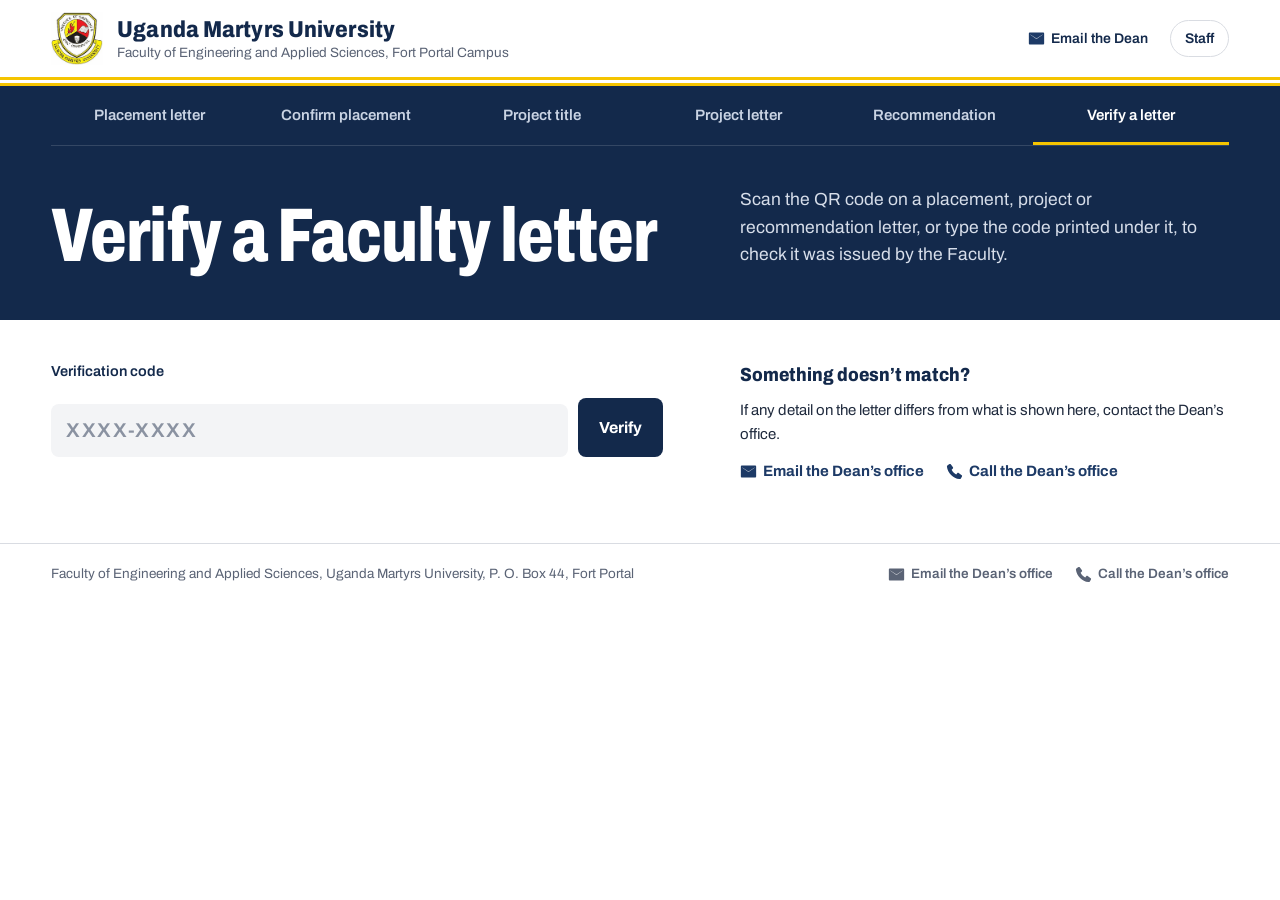
<file: verify.html>
<!doctype html>
<html lang="en">
<head>
  <meta charset="utf-8">
  <meta http-equiv="Content-Security-Policy" content="default-src 'self'; script-src 'self' https://challenges.cloudflare.com; style-src 'self' 'unsafe-inline'; img-src 'self' data: blob:; font-src 'self'; connect-src 'self' https://script.google.com https://script.googleusercontent.com; frame-src https://challenges.cloudflare.com; object-src 'none'; base-uri 'self'; form-action 'self'">
  <meta name="referrer" content="strict-origin-when-cross-origin">
  <meta name="viewport" content="width=device-width, initial-scale=1">
  <title>Verify Letter · FEAS, Uganda Martyrs University</title>
  <meta name="robots" content="noindex">
  <meta name="theme-color" content="#13294b">
  <link rel="icon" href="assets/img/favicon.png">
  <link rel="preload" href="assets/fonts/Archivo-Variable.woff2" as="font" type="font/woff2" crossorigin>
  <link rel="stylesheet" href="assets/style.css">
</head>
<body>
  <header class="site">
    <div class="brandbar">
      <div class="inner bar">
        <a class="brand" href="index.html">
          <img src="assets/img/crest.png" alt="Uganda Martyrs University crest" width="52" height="53">
          <span class="brand-text"><strong>Uganda Martyrs University</strong><span>Faculty of Engineering and Applied Sciences<span class="campus">, Fort Portal Campus</span></span></span>
        </a>
        <div class="bar-end">
          <a class="reveal contact" href="#" data-k="mailto" data-v="Z3UuY2EudW11QHNhZWZuYWVk"><svg class="ico" viewBox="0 0 20 16" aria-hidden="true"><path d="M2 1h16a1 1 0 0 1 1 1v12a1 1 0 0 1-1 1H2a1 1 0 0 1-1-1V2a1 1 0 0 1 1-1zm.8 2.2v.4L10 8.7l7.2-5.1v-.4L10 7.9z" fill="currentColor"/></svg><span>Email the Dean</span></a>
          <a class="staff" href="admin.html">Staff</a>
        </div>
      </div>
    </div>
    <div class="goldrule" aria-hidden="true"></div>
    <div class="band">
      <div class="inner">
        <nav class="tabs" aria-label="Student services">
          <a href="index.html">Placement letter</a>
          <a href="accept.html">Confirm placement</a>
          <a href="project.html">Project title</a>
          <a href="intro.html">Project letter</a>
          <a href="recommend.html">Recommendation</a>
          <a href="verify.html" aria-current="page">Verify a letter</a>
        </nav>
        <div class="hero">
          <h1>Verify a Faculty letter</h1>
          <p>Scan the QR code on a placement, project or recommendation letter, or type the code printed under it, to check it was issued by the Faculty.</p>
        </div>
      </div>
    </div>
  </header>
  <main class="layout">
    <div class="primary">
      <form id="vform">
        <label for="code">Verification code</label>
        <div class="row">
          <input id="code" class="code-input" name="code" required maxlength="12" autocomplete="off" spellcheck="false" placeholder="XXXX-XXXX">
          <button type="submit">Verify</button>
        </div>
        <p id="status" class="status" hidden></p>
      </form>
      <section id="out" hidden></section>
    </div>
    <aside class="notes">
      <h2>Something doesn’t match?</h2>
      <p style="margin:0">If any detail on the letter differs from what is shown here, contact the Dean’s office.</p>
      <p class="contact-links"><a class="reveal" href="#" data-k="mailto" data-v="Z3UuY2EudW11QHNhZWZuYWVk"><svg class="ico" viewBox="0 0 20 16" aria-hidden="true"><path d="M2 1h16a1 1 0 0 1 1 1v12a1 1 0 0 1-1 1H2a1 1 0 0 1-1-1V2a1 1 0 0 1 1-1zm.8 2.2v.4L10 8.7l7.2-5.1v-.4L10 7.9z" fill="currentColor"/></svg><span>Email the Dean’s office</span></a><a class="reveal" href="#" data-k="tel" data-v="MDc5OTAwOTc3NjUyKw=="><svg class="ico" viewBox="0 0 20 20" aria-hidden="true"><path d="M5.6 1.5l2.6 3.6c.3.5.3 1.1-.1 1.5L6.6 8c1.2 2.4 3 4.2 5.4 5.4l1.4-1.5c.4-.4 1-.5 1.5-.1l3.6 2.6c.5.4.6 1 .3 1.5l-1.3 2.2c-.4.6-1.1.9-1.8.8C8.4 18 2 11.6 1.1 4.3 1 3.6 1.3 2.9 1.9 2.5L4.1 1.2c.5-.3 1.1-.2 1.5.3z" fill="currentColor"/></svg><span>Call the Dean’s office</span></a></p>
    </aside>
  </main>
  <footer class="foot">
    <div class="inner">
      <span>Faculty of Engineering and Applied Sciences, Uganda Martyrs University, P. O. Box 44, Fort Portal</span>
      <span class="foot-contact"><a class="reveal" href="#" data-k="mailto" data-v="Z3UuY2EudW11QHNhZWZuYWVk"><svg class="ico" viewBox="0 0 20 16" aria-hidden="true"><path d="M2 1h16a1 1 0 0 1 1 1v12a1 1 0 0 1-1 1H2a1 1 0 0 1-1-1V2a1 1 0 0 1 1-1zm.8 2.2v.4L10 8.7l7.2-5.1v-.4L10 7.9z" fill="currentColor"/></svg><span>Email the Dean’s office</span></a><a class="reveal" href="#" data-k="tel" data-v="MDc5OTAwOTc3NjUyKw=="><svg class="ico" viewBox="0 0 20 20" aria-hidden="true"><path d="M5.6 1.5l2.6 3.6c.3.5.3 1.1-.1 1.5L6.6 8c1.2 2.4 3 4.2 5.4 5.4l1.4-1.5c.4-.4 1-.5 1.5-.1l3.6 2.6c.5.4.6 1 .3 1.5l-1.3 2.2c-.4.6-1.1.9-1.8.8C8.4 18 2 11.6 1.1 4.3 1 3.6 1.3 2.9 1.9 2.5L4.1 1.2c.5-.3 1.1-.2 1.5.3z" fill="currentColor"/></svg><span>Call the Dean’s office</span></a></span>
    </div>
  </footer>

  <script src="assets/js/config.js"></script>
  <script src="assets/js/common.js"></script>
  <script src="assets/js/verify.js"></script>
</body>
</html>
</file>
<file: assets/style.css>
/* FEAS student services — Uganda Martyrs University
   Navy and gold from the University crest; Archivo throughout (condensed for headlines). */
@font-face {
  font-family: "Archivo";
  src: url("fonts/Archivo-Variable.woff2") format("woff2-variations"), url("fonts/Archivo-Variable.woff2") format("woff2");
  font-weight: 100 900; font-stretch: 62% 125%; font-style: normal; font-display: swap;
}
:root {
  --navy: #13294b;
  --navy-2: #1d3a66;
  --gold: #f5c400;
  --gold-2: #ddb000;
  --ink: #13294b;
  --text: #1f2a3d;
  --muted: #5a6375;
  --line: #d9dce2;
  --field: #f3f4f6;
  --page: #ffffff;
  --ok: #12805c;
  --ok-bg: #eaf6f0;
  --err: #b42318;
  --err-bg: #fdecea;
  --warn-bg: #fff6d6;
  --r-field: 8px;
  --r-panel: 14px;
  --wrap: none;
  --gutter: clamp(16px, 4vw, 80px);
  --font: "Archivo", system-ui, -apple-system, "Segoe UI", Roboto, sans-serif;
  color-scheme: light;
}
* { box-sizing: border-box; }
[hidden] { display: none !important; }
html { -webkit-text-size-adjust: 100%; }
body { margin: 0; background: var(--page); color: var(--text); font: 400 16px/1.55 var(--font); }
a { color: var(--navy-2); text-underline-offset: 2px; }
a:hover { color: var(--navy); }
:focus-visible { outline: 3px solid var(--gold); outline-offset: 2px; }

/* ---------- header ---------- */
/* Content runs edge to edge with fluid side margins; only very wide screens are capped. */
.inner, .layout, .foot .inner { max-width: var(--wrap); margin-left: auto; margin-right: auto; padding-left: var(--gutter); padding-right: var(--gutter); }

/* White brand bar: the crest stays on white, as on the University letterhead. */
.brandbar { background: #fff; }
.bar { display: flex; align-items: center; justify-content: space-between; gap: 16px; padding-top: 12px; padding-bottom: 12px; }
.brand { display: flex; align-items: center; gap: 14px; color: var(--navy); text-decoration: none; min-width: 0; }
.brand img { width: 52px; height: auto; flex: none; }
.brand-text { display: grid; line-height: 1.15; min-width: 0; }
.brand-text strong { font-weight: 800; font-stretch: 87.5%; font-size: clamp(18px, 2.2vw, 23px); letter-spacing: .005em; }
.brand-text > span { font-size: 13.5px; color: var(--muted); margin-top: 2px; }
@media (max-width: 600px) { .brand-text .campus { display: none; } .brand img { width: 44px; } }
.bar-end { display: flex; align-items: center; gap: 22px; flex: none; }
.bar-end a { color: var(--navy); font-size: 14px; font-weight: 600; text-decoration: none; }
.bar-end a:hover { text-decoration: underline; }
.bar-end .staff { padding: 7px 14px; border: 1px solid var(--line); border-radius: 999px; }
.bar-end .staff:hover { background: var(--field); text-decoration: none; }
@media (max-width: 760px) { .bar-end .contact { display: none; } }

/* The letterhead's double gold rule, full width, drawn once on load. */
.goldrule { height: 9px; background: linear-gradient(var(--gold) 0 3px, #fff 3px 6px, var(--gold) 6px 9px);
            transform-origin: left; animation: draw .7s cubic-bezier(.2,.7,.2,1) .05s both; }
@keyframes draw { from { transform: scaleX(0); } to { transform: scaleX(1); } }
@media (prefers-reduced-motion: reduce) { .goldrule { animation: none; } }

.band { background: var(--navy); color: #fff; }
/* Tabs share the full width on larger screens; on phones they scroll sideways. */
.tabs { display: flex; overflow-x: auto; scrollbar-width: none; border-bottom: 1px solid rgba(255,255,255,.14);
        margin-left: calc(-1 * var(--gutter)); margin-right: calc(-1 * var(--gutter)); padding: 0 var(--gutter); }
.tabs::-webkit-scrollbar { display: none; }
.tabs a { flex: none; color: #c9d3e3; text-decoration: none; font-size: 15px; font-weight: 600; padding: 16px 14px 13px;
          border-bottom: 3px solid transparent; white-space: nowrap; }
.tabs a:hover { color: #fff; background: rgba(255,255,255,.04); }
.tabs a[aria-current="page"] { color: #fff; border-bottom-color: var(--gold); }
@media (min-width: 860px) {
  .tabs { margin-left: 0; margin-right: 0; padding: 0; overflow: visible; }
  .tabs a { flex: 1 1 0; text-align: center; padding: 18px 10px 15px; }
}

.hero { padding: 28px 0 34px; }
.hero h1 { margin: 0; font-weight: 800; font-stretch: 75%; font-size: clamp(34px, 7.5vw, 76px); line-height: .98; letter-spacing: -.012em; }
.hero p { margin: 16px 0 0; color: #d7deea; font-size: 17px; max-width: 60ch; }
.hero p a { color: #fff; }
@media (min-width: 960px) {
  .hero { display: grid; grid-template-columns: minmax(0, 1.25fr) minmax(0, 1fr); gap: 0 clamp(40px, 6vw, 96px); align-items: end; padding: 40px 0 46px; }
  .hero p { margin: 0 0 6px; font-size: 17.5px; }
}

/* ---------- page layout ---------- */
.layout { padding-top: 28px; padding-bottom: 56px; display: grid; gap: 36px; }
.primary { min-width: 0; }
.layout.single { grid-template-columns: minmax(0, 1fr); }
.layout.single .primary { max-width: 860px; }
@media (min-width: 960px) {
  .layout { grid-template-columns: minmax(0, 1.25fr) minmax(0, 1fr); gap: 0 clamp(40px, 6vw, 96px); padding-top: 40px; }
  .primary { max-width: 720px; }
  .notes { max-width: 520px; }
  .notes { position: sticky; top: 24px; align-self: start; }
}

/* ---------- forms ---------- */
form { margin: 0; }
fieldset { border: 0; margin: 0 0 8px; padding: 0; min-width: 0; }
fieldset + fieldset { border-top: 1px solid var(--line); padding-top: 22px; margin-top: 10px; }
legend { padding: 0; margin-bottom: 14px; font-weight: 800; font-stretch: 87.5%; font-size: 21px; color: var(--ink); }
label, .field { display: block; margin: 0 0 16px; font-weight: 600; font-size: 14.5px; color: var(--ink); }
.hint { display: block; margin-top: 1px; font-weight: 400; color: var(--muted); font-size: 13.5px; }
.char.hint { display: inline; }
input:not([type=checkbox]):not([type=radio]), select, textarea {
  display: block; width: 100%; margin-top: 6px; padding: 12px 14px; font: 400 16px/1.35 var(--font); color: var(--text);
  background: var(--field); border: 1px solid transparent; border-radius: var(--r-field);
  transition: background-color .12s, border-color .12s, box-shadow .12s;
}
input:not([type=checkbox]):hover, select:hover, textarea:hover { border-color: var(--line); }
input:not([type=checkbox]):focus, select:focus, textarea:focus {
  outline: none; background: #fff; border-color: var(--navy); box-shadow: 0 0 0 3px rgba(245,196,0,.55);
}
input:user-invalid, select:user-invalid, textarea:user-invalid { border-color: var(--err); background: #fff; }
input::placeholder, textarea::placeholder { color: #8a92a1; }
select { appearance: none; padding-right: 40px; cursor: pointer;
  background-image: url("data:image/svg+xml,%3Csvg xmlns='http://www.w3.org/2000/svg' width='12' height='8' viewBox='0 0 12 8'%3E%3Cpath d='M1 1.5l5 5 5-5' fill='none' stroke='%2313294b' stroke-width='2' stroke-linecap='round' stroke-linejoin='round'/%3E%3C/svg%3E");
  background-repeat: no-repeat; background-position: right 14px center; }
select:disabled { color: var(--muted); cursor: not-allowed; }
textarea { resize: vertical; min-height: 76px; }
.grid2 { display: grid; grid-template-columns: 1fr 1fr; gap: 0 14px; }
.km-field { position: relative; display: block; max-width: 200px; }
.km-field input { padding-right: 48px; font-variant-numeric: tabular-nums; -moz-appearance: textfield; appearance: textfield; }
.km-field input::-webkit-outer-spin-button, .km-field input::-webkit-inner-spin-button { -webkit-appearance: none; margin: 0; }
.fare-field { max-width: 240px; } .fare-field input { padding-right: 58px; }
.km-unit { position: absolute; right: 14px; bottom: 13px; color: var(--muted); font-weight: 600; pointer-events: none; }
@media (max-width: 540px) { .grid2 { grid-template-columns: 1fr; } }
.grid2.align-end { align-items: end; }
.row { display: flex; gap: 10px; align-items: stretch; }
.row input { margin-top: 0; }
@media (max-width: 480px) { .row { flex-direction: column; } }

.confirm { display: flex; gap: 12px; align-items: flex-start; font-weight: 400; font-size: 14.5px; color: var(--text);
           margin: 18px 0 20px; cursor: pointer; }
.confirm input { margin: 2px 0 0; width: 20px; height: 20px; flex: none; accent-color: var(--navy); }
.hp { position: absolute; left: -9999px; width: 1px; height: 1px; overflow: hidden; }

/* ---------- buttons ---------- */
button, .button {
  display: inline-flex; align-items: center; justify-content: center; gap: 10px; min-height: 48px; padding: 12px 20px;
  font: 700 16px/1.2 var(--font); text-decoration: none; text-align: center; cursor: pointer;
  border-radius: var(--r-field); border: 1px solid transparent; background: var(--navy); color: #fff;
  transition: background-color .12s, transform .06s;
}
button:hover, .button:hover { background: var(--navy-2); color: #fff; }
button:active, .button:active { transform: translateY(1px); }
button.secondary { background: #fff; color: var(--navy); border-color: var(--line); }
button.secondary:hover { background: var(--field); color: var(--navy); }
#submitBtn { width: 100%; min-height: 56px; font-size: 17px; background: var(--gold); color: var(--navy); }
#submitBtn:hover { background: var(--gold-2); }
button:disabled { cursor: progress; opacity: .85; }
button:disabled::before { content: ""; width: 16px; height: 16px; border-radius: 50%; border: 2.5px solid currentColor;
  border-right-color: transparent; animation: spin .7s linear infinite; }
@keyframes spin { to { transform: rotate(360deg); } }

/* ---------- messages ---------- */
.status { margin: 14px 0 0; padding: 12px 14px; border-radius: var(--r-field); font-size: 15px; }
.status.busy { background: var(--field); color: var(--text); }
.status.error { background: var(--err-bg); color: var(--err); font-weight: 600; }
.banner { background: var(--warn-bg); color: #5b4400; padding: 14px 16px; border-radius: var(--r-panel); margin-bottom: 24px; font-size: 15px; }

.result { margin-top: 28px; padding: 22px 20px; border-radius: var(--r-panel); background: var(--ok-bg); }
.result h2 { margin: 0 0 4px; font-weight: 800; font-stretch: 87.5%; font-size: 24px; color: var(--ok); display: flex; align-items: center; gap: 10px; }
.result h2::before { content: ""; width: 26px; height: 26px; flex: none; border-radius: 50%;
  background: var(--ok) url("data:image/svg+xml,%3Csvg xmlns='http://www.w3.org/2000/svg' width='14' height='11' viewBox='0 0 14 11'%3E%3Cpath d='M1.5 5.5l4 4 7-8' fill='none' stroke='white' stroke-width='2.4' stroke-linecap='round' stroke-linejoin='round'/%3E%3C/svg%3E") center no-repeat; }
.result h3 { font-size: 15px; margin: 20px 0 6px; color: var(--ink); }
.result ul { margin: 0; padding-left: 20px; }
.result .button { background: var(--navy); }
.actions { display: flex; flex-wrap: wrap; gap: 10px; margin-top: 16px; }
.muted { color: var(--muted); }
.small { font-size: 14px; }

/* ---------- side notes ---------- */
.notes { font-size: 15px; color: var(--text); }
.notes h2 { margin: 0 0 10px; font-weight: 800; font-stretch: 87.5%; font-size: 19px; color: var(--ink); }
.notes ul { margin: 0 0 14px; padding: 0; list-style: none; }
.notes li { padding: 10px 0 10px 16px; border-top: 1px solid var(--line); position: relative; }
.notes li::before { content: ""; position: absolute; left: 0; top: 19px; width: 6px; height: 6px; border-radius: 1px; background: var(--gold); }
.notes p { margin: 14px 0 0; }

/* ---------- footer ---------- */
.foot { border-top: 1px solid var(--line); }
.foot .inner { padding-top: 20px; padding-bottom: 32px; display: flex; flex-wrap: wrap; justify-content: space-between; gap: 6px 24px;
               font-size: 13.5px; color: var(--muted); }
.foot a { color: var(--muted); }

/* ---------- verification ---------- */
.verdict { display: flex; gap: 14px; align-items: flex-start; }
.verdict .mark { flex: none; width: 40px; height: 40px; border-radius: 50%; display: grid; place-items: center; color: #fff; font-weight: 800; font-size: 20px; }
.verdict.ok .mark { background: var(--ok); }
.verdict.bad .mark { background: var(--err); }
.verdict h2 { margin: 4px 0 4px; font-weight: 800; font-stretch: 87.5%; font-size: 24px; color: var(--ink); }
#out { margin-top: 24px; padding: 22px 20px; border-radius: var(--r-panel); background: var(--field); }
dl.facts { display: grid; grid-template-columns: max-content 1fr; gap: 8px 20px; margin: 18px 0 0; }
dl.facts dt { color: var(--muted); }
dl.facts dd { margin: 0; font-weight: 600; color: var(--ink); }
.result dl.facts { margin-top: 14px; }
@media (max-width: 480px) { dl.facts { grid-template-columns: 1fr; gap: 2px; } dl.facts dd { margin-bottom: 8px; } }
.code-input { font-size: 20px !important; letter-spacing: .08em; text-transform: uppercase; font-weight: 600 !important; }

/* ---------- project page: supervisors ---------- */
.sup { display: flex; gap: 8px; align-items: flex-end; margin-bottom: 12px; }
.sup label { flex: 1; margin: 0; }
.sup button { min-height: 46px; padding: 10px 14px; background: #fff; color: var(--err); border: 1px solid var(--line); font-size: 14.5px; }
.sup button:hover { background: var(--err-bg); color: var(--err); }
#addSup { margin: 2px 0 18px; }
.char { font-weight: 400; font-size: 12.5px; color: var(--muted); float: right; }

/* ---------- staff page ---------- */
table.sum { width: 100%; border-collapse: collapse; font-size: 14.5px; margin-top: 8px; }
table.sum th, table.sum td { text-align: left; padding: 9px 8px; border-bottom: 1px solid var(--line); }
table.sum th { color: var(--muted); font-weight: 600; font-size: 13px; }
table.sum td.n, table.sum th.n { text-align: right; font-variant-numeric: tabular-nums; }
table.sum td:first-child { white-space: nowrap; }
.dl { display: grid; gap: 10px; margin-top: 14px; }
.dl button { justify-content: flex-start; text-align: left; flex-direction: column; align-items: flex-start; gap: 2px; padding: 14px 16px; }
.dl button small { font-weight: 400; font-size: 13.5px; opacity: .85; }
.dl button:disabled::before { position: absolute; right: 16px; top: 18px; }
.dl button { position: relative; }
#panel h2, .staff-h { margin: 0 0 4px; font-weight: 800; font-stretch: 87.5%; font-size: 22px; color: var(--ink); }
.nw { white-space: nowrap; }

/* ---------- remember me, email code, robot check ---------- */
.remember { margin: 6px 0 4px; padding-top: 14px; border-top: 1px solid var(--line); }
.check { display: flex; gap: 10px; align-items: center; margin: 0; font-weight: 600; cursor: pointer; }
.check input { width: 18px; height: 18px; margin: 0; accent-color: var(--navy); flex: none; }
.remember .hint { margin: 2px 0 0 28px; }
.linkish { min-height: 0; padding: 0; background: none; border: 0; color: var(--navy-2); font: inherit; font-size: 14px; font-weight: 600;
           text-decoration: underline; text-underline-offset: 2px; cursor: pointer; }
.linkish:hover { background: none; color: var(--navy); }
.linkish:disabled::before { display: none; }
.remember .forget { margin: 8px 0 0 28px; }
.otp { margin: 16px 0 0; padding: 18px 18px 14px; border-radius: var(--r-panel); background: var(--warn-bg); border: 1px solid #f0dc8a; }
.otp h3 { margin: 0 0 4px; font-weight: 800; font-stretch: 87.5%; font-size: 19px; color: var(--ink); }
.otp-msg { margin: 0 0 12px; font-size: 15px; }
.otp-msg.bad { color: var(--err); font-weight: 600; }
.otp .row input { background: #fff; max-width: 220px; }
.otp-links { display: flex; gap: 20px; margin: 12px 0 0; }
.robot { margin: 4px 0 16px; min-height: 65px; }
.otp-input { font-size: 22px !important; letter-spacing: .3em; font-weight: 600 !important; font-variant-numeric: tabular-nums; }
.otp-input::placeholder { letter-spacing: normal; font-size: 16px; font-weight: 400; }

/* ---------- contact links (address hidden until clicked) ---------- */
.reveal { display: inline-flex; align-items: center; gap: 6px; font-weight: 700; color: var(--navy-2); text-decoration: none; white-space: nowrap; }
.reveal .ico { width: 17px; height: 17px; flex: none; color: var(--navy-2); }
.reveal:hover span, .reveal.revealed span { text-decoration: underline; text-underline-offset: 2px; }
.reveal.revealed { user-select: all; }
.bar-end .reveal { font-size: 14px; color: var(--navy); }
.foot-contact, .contact-links { display: inline-flex; flex-wrap: wrap; gap: 8px 22px; }
.foot .reveal, .foot .reveal .ico { color: var(--muted); font-weight: 600; }
.contact-links { margin: 12px 0 0; }
.notes li .reveal { white-space: normal; }

/* ---------- emailed letter notice ---------- */
.result-text { margin: 6px 0 0; font-size: 16.5px; font-weight: 600; color: var(--ink); }
.spam-note { margin: 12px 0 0; padding: 12px 14px; border-radius: var(--r-field); background: #fff; border-left: 4px solid var(--gold); font-size: 15px; }
.verdict.wait .mark { background: #b7791f; }

/* ---------- acceptance letter upload ---------- */
.upload-box { border: 2px solid var(--gold) !important; border-radius: var(--r-panel); padding: 18px 18px 8px !important; margin: 18px 0 14px !important; background: #fffdf3; }
.upload-box legend { padding: 0 6px; margin-left: -6px; }
.upload-lead { margin: 0 0 14px; font-size: 15px; }
.file-drop { display: flex; align-items: center; gap: 14px; padding: 16px; border: 2px dashed #cfc6a0; border-radius: var(--r-field); background: #fff; cursor: pointer; font-weight: 400; }
.file-drop:hover, .file-drop:focus-within { border-color: var(--navy); }
.file-drop::before { content: ""; width: 34px; height: 34px; flex: none; border-radius: 50%; background: var(--navy) url("data:image/svg+xml,%3Csvg xmlns='http://www.w3.org/2000/svg' width='16' height='16' viewBox='0 0 16 16'%3E%3Cpath d='M8 11V2M4 6l4-4 4 4M2 14h12' fill='none' stroke='white' stroke-width='1.8' stroke-linecap='round' stroke-linejoin='round'/%3E%3C/svg%3E") center no-repeat; }
.file-drop-text { display: grid; gap: 2px; color: var(--ink); }
.file-drop { position: relative; overflow: hidden; }
.file-drop input { position: absolute; left: 0; top: 0; width: 1px; height: 1px; min-height: 0; padding: 0; border: 0; margin: 0; opacity: 0; }
.file-chosen { display: flex; align-items: center; justify-content: space-between; gap: 12px; margin: 10px 0 6px; padding: 10px 14px; border-radius: var(--r-field); background: var(--ok-bg); color: var(--ok); font-weight: 600; }
.promise { margin: 14px 0 10px; padding-top: 12px; border-top: 1px dashed #e6d9a3; }
.promise .check { align-items: flex-start; font-weight: 500; }
.promise .check input { margin-top: 2px; }
.reminder { margin: 12px 0 0; padding: 12px 14px; border-radius: var(--r-field); background: #fff; border-left: 4px solid var(--gold); font-size: 15px; }
</file>
